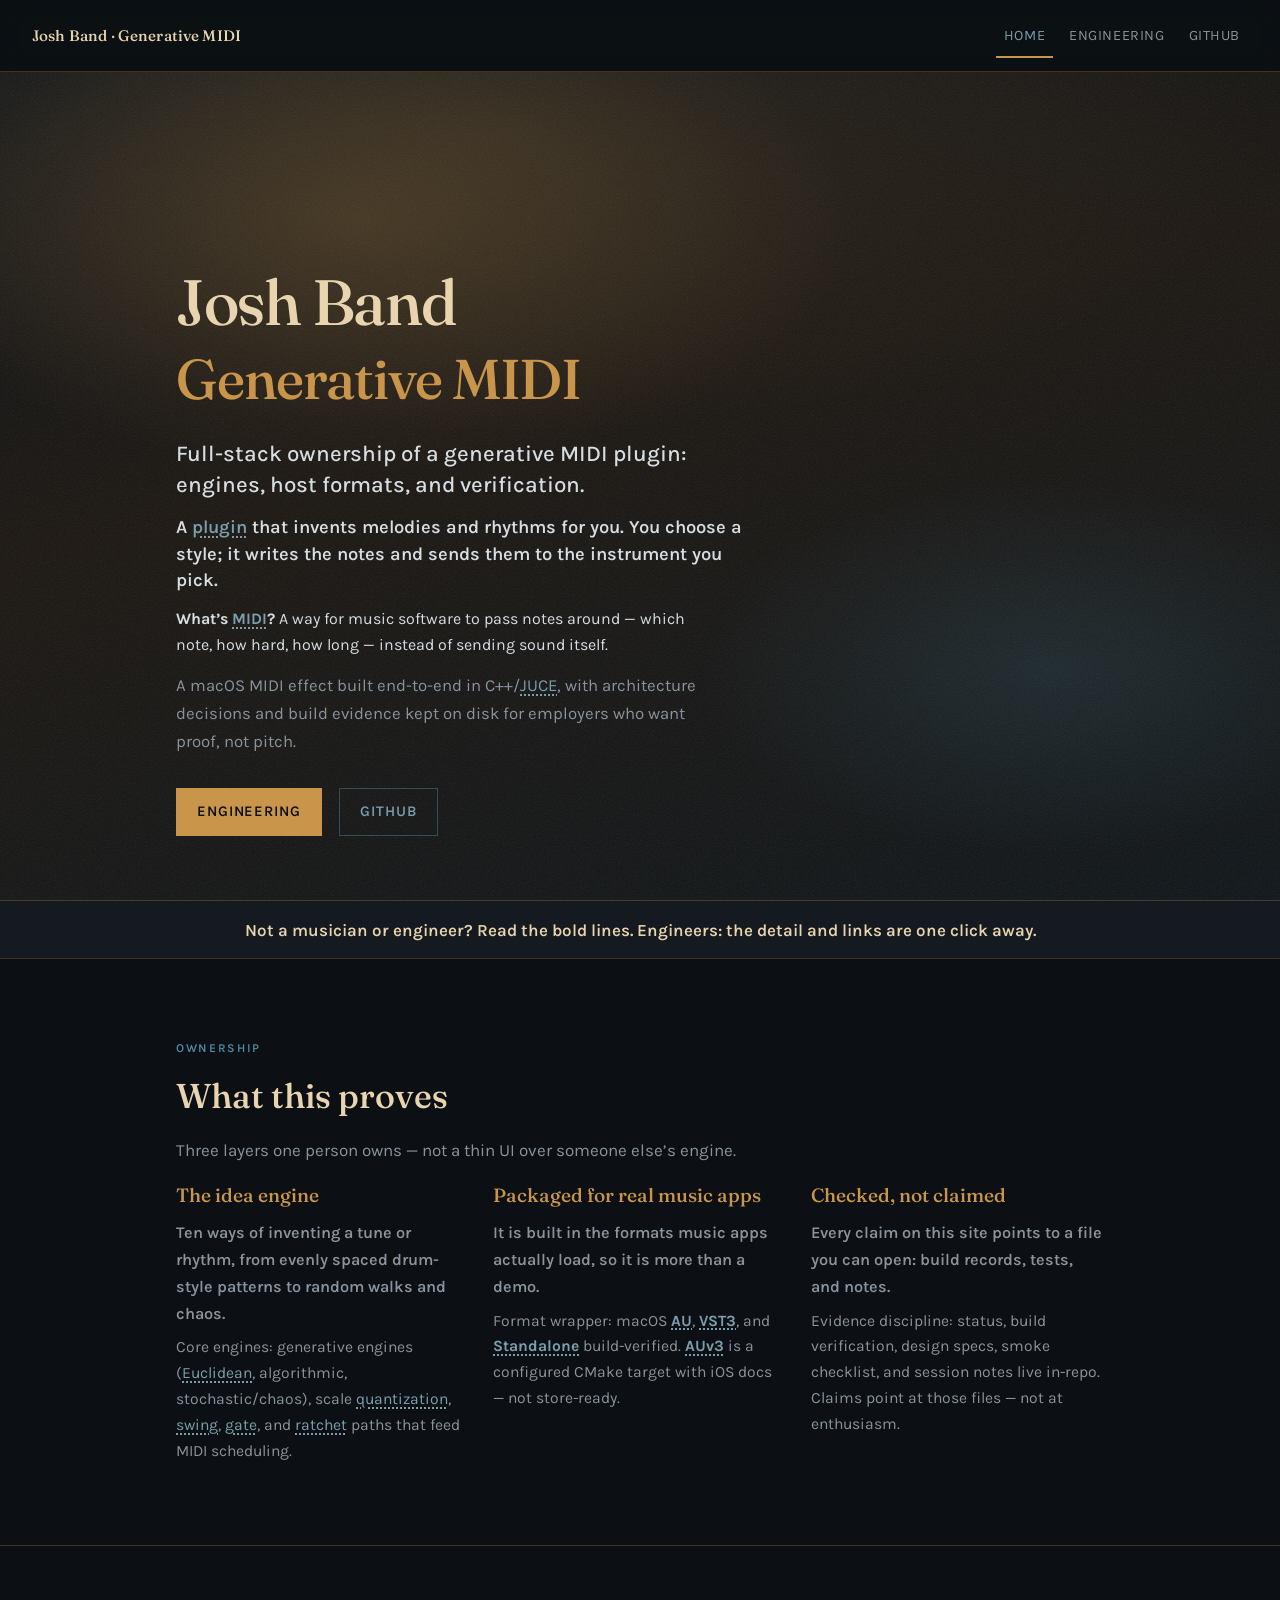
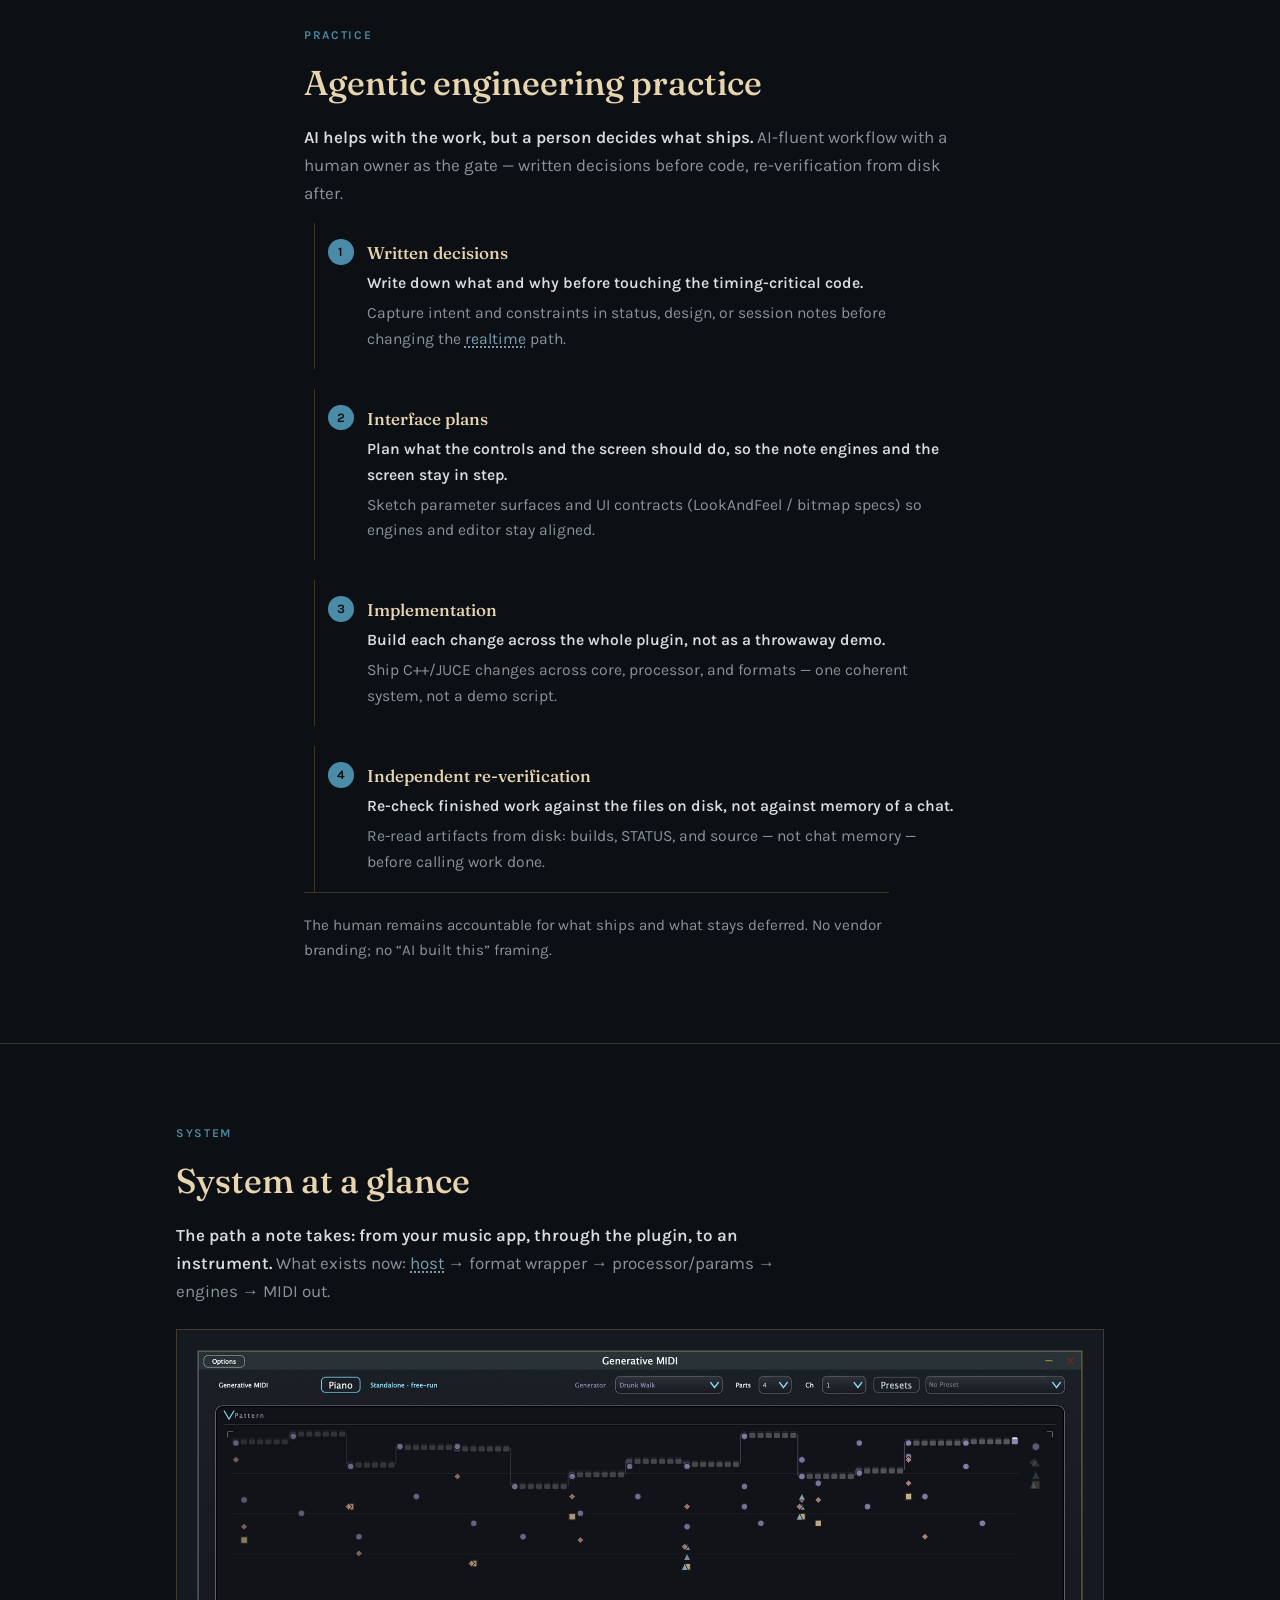
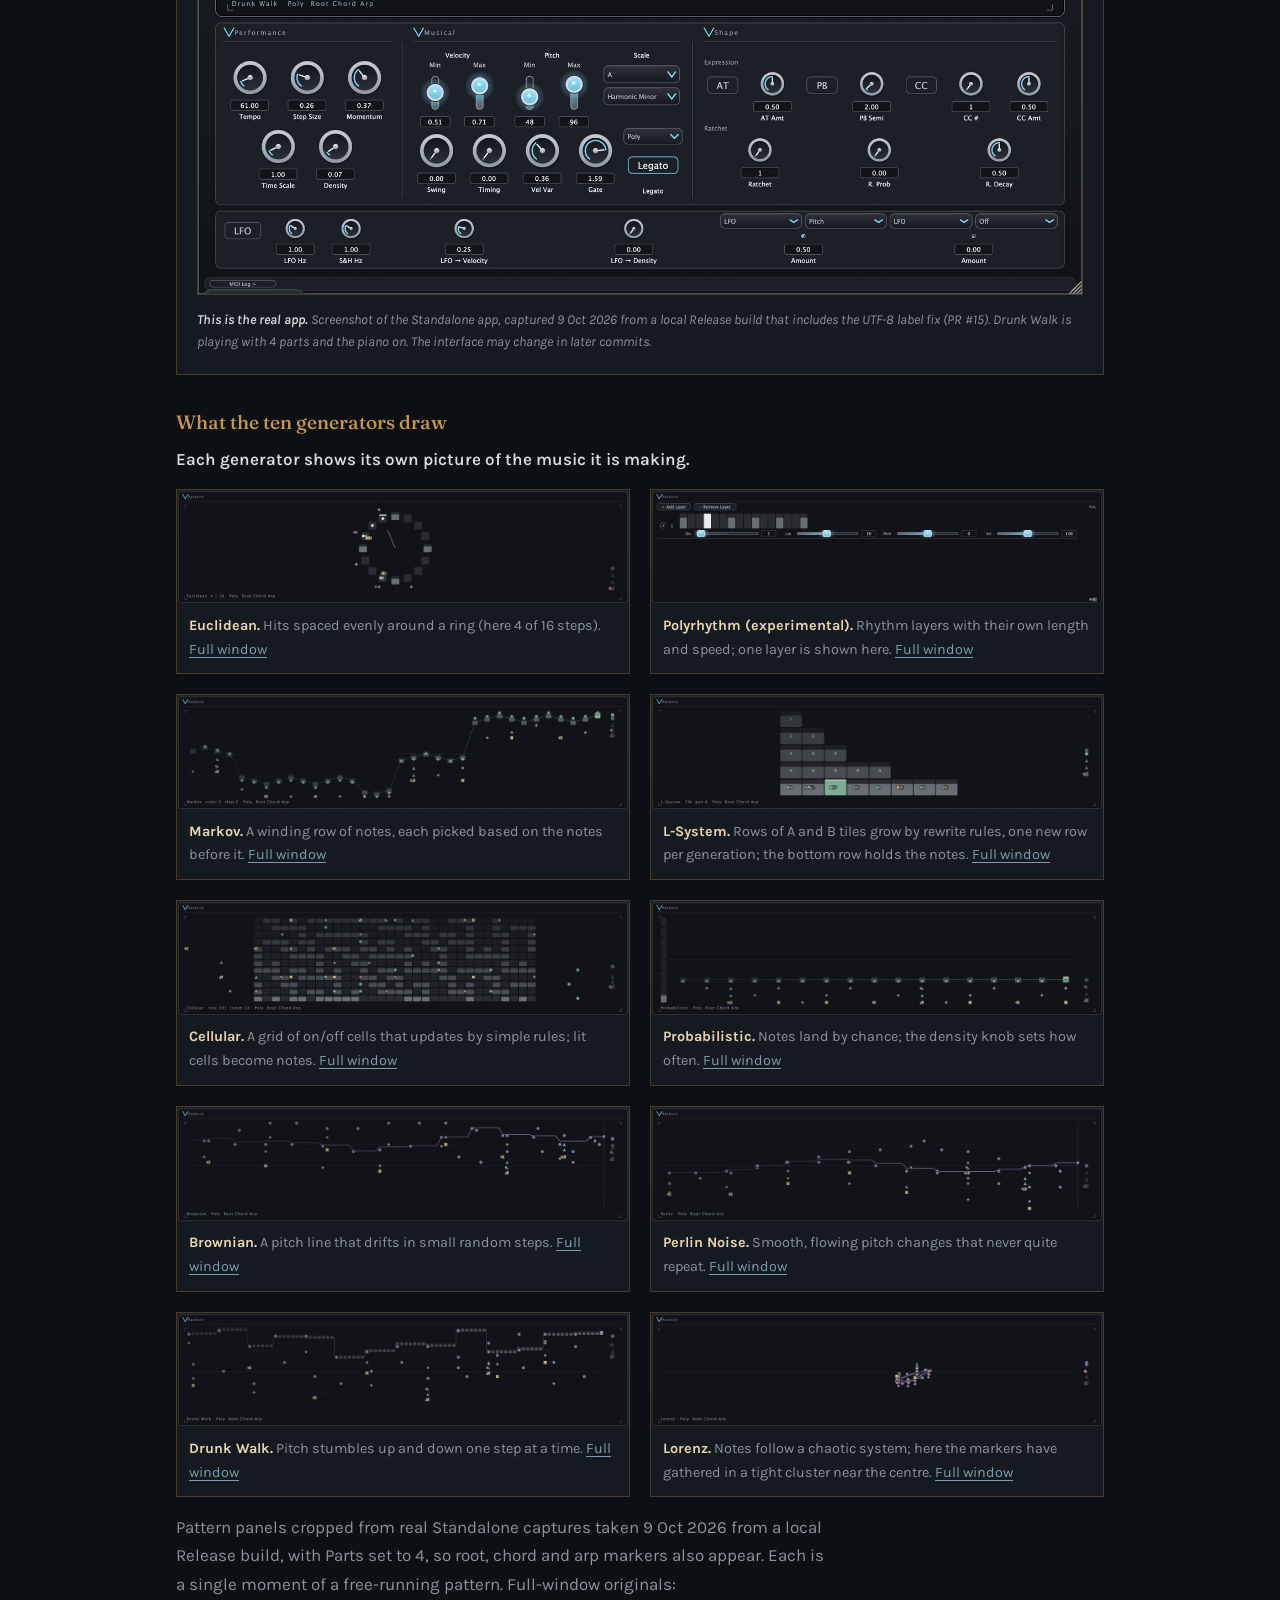
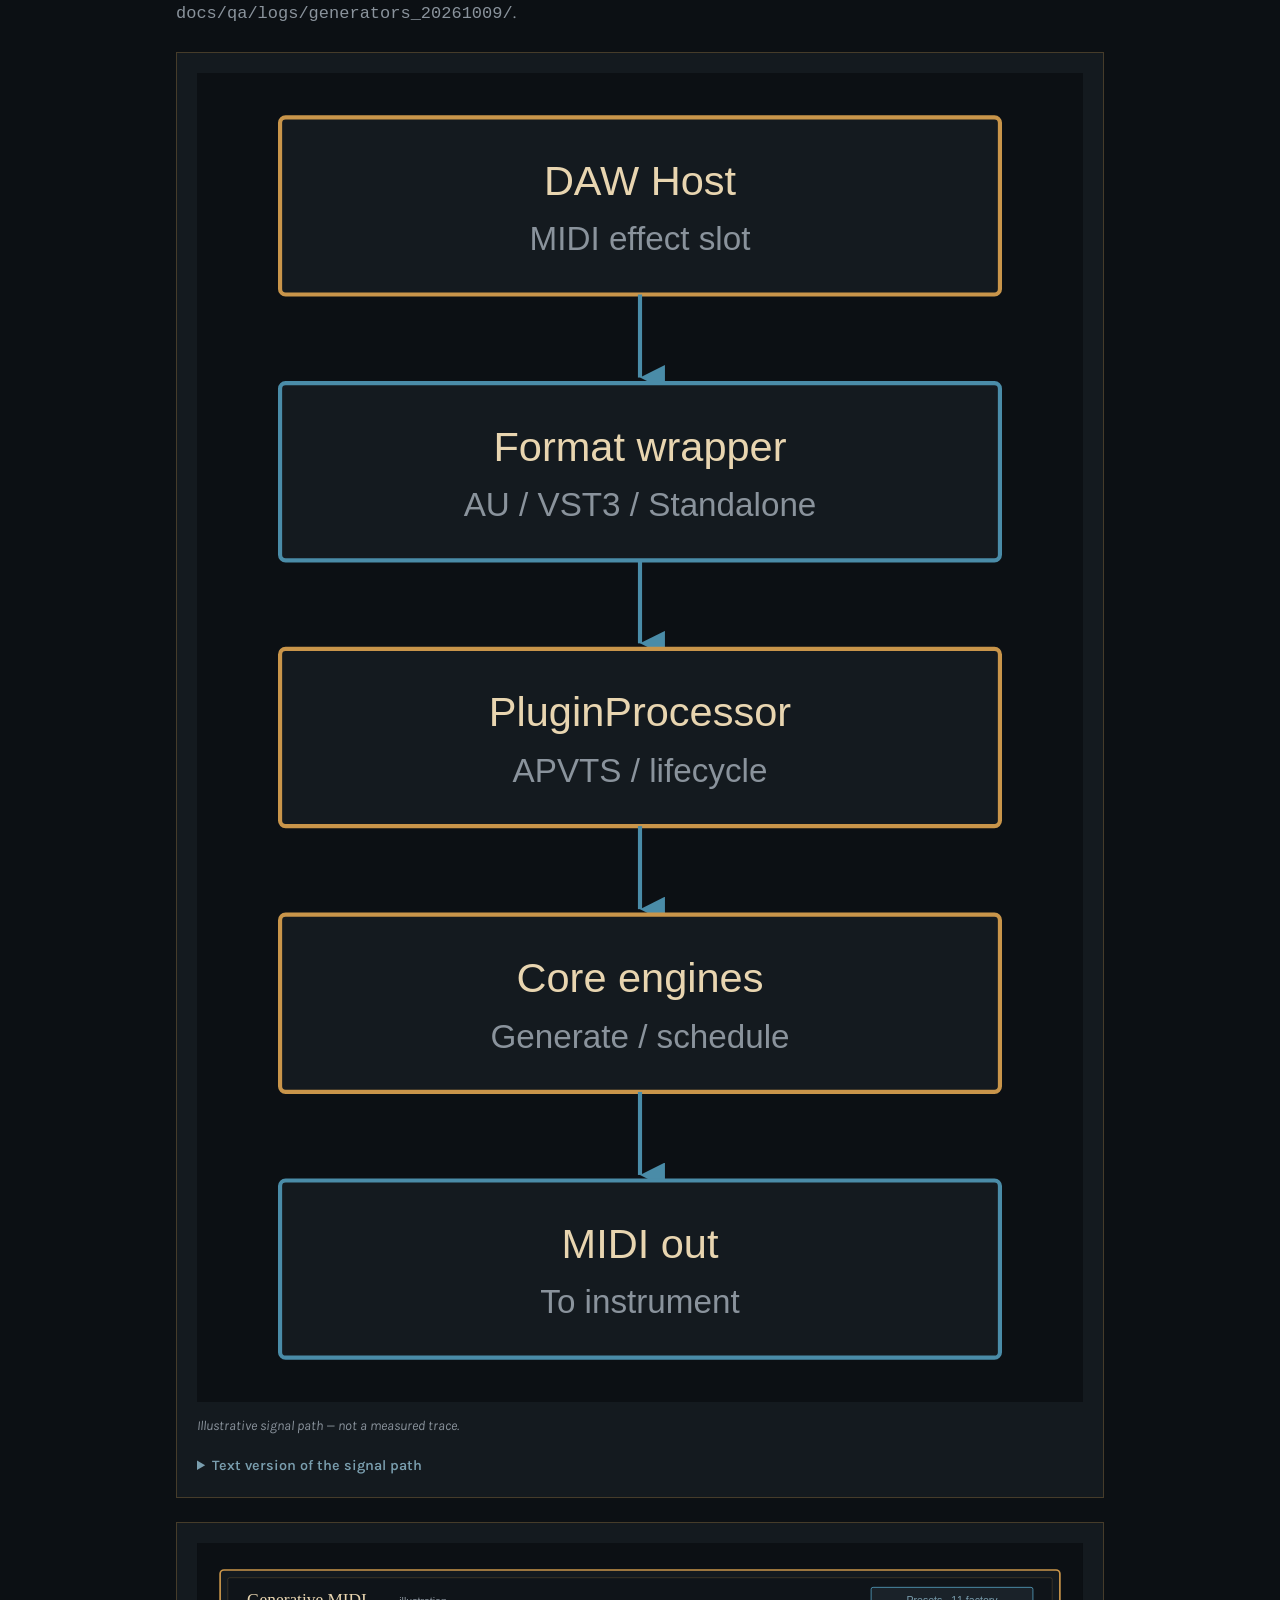
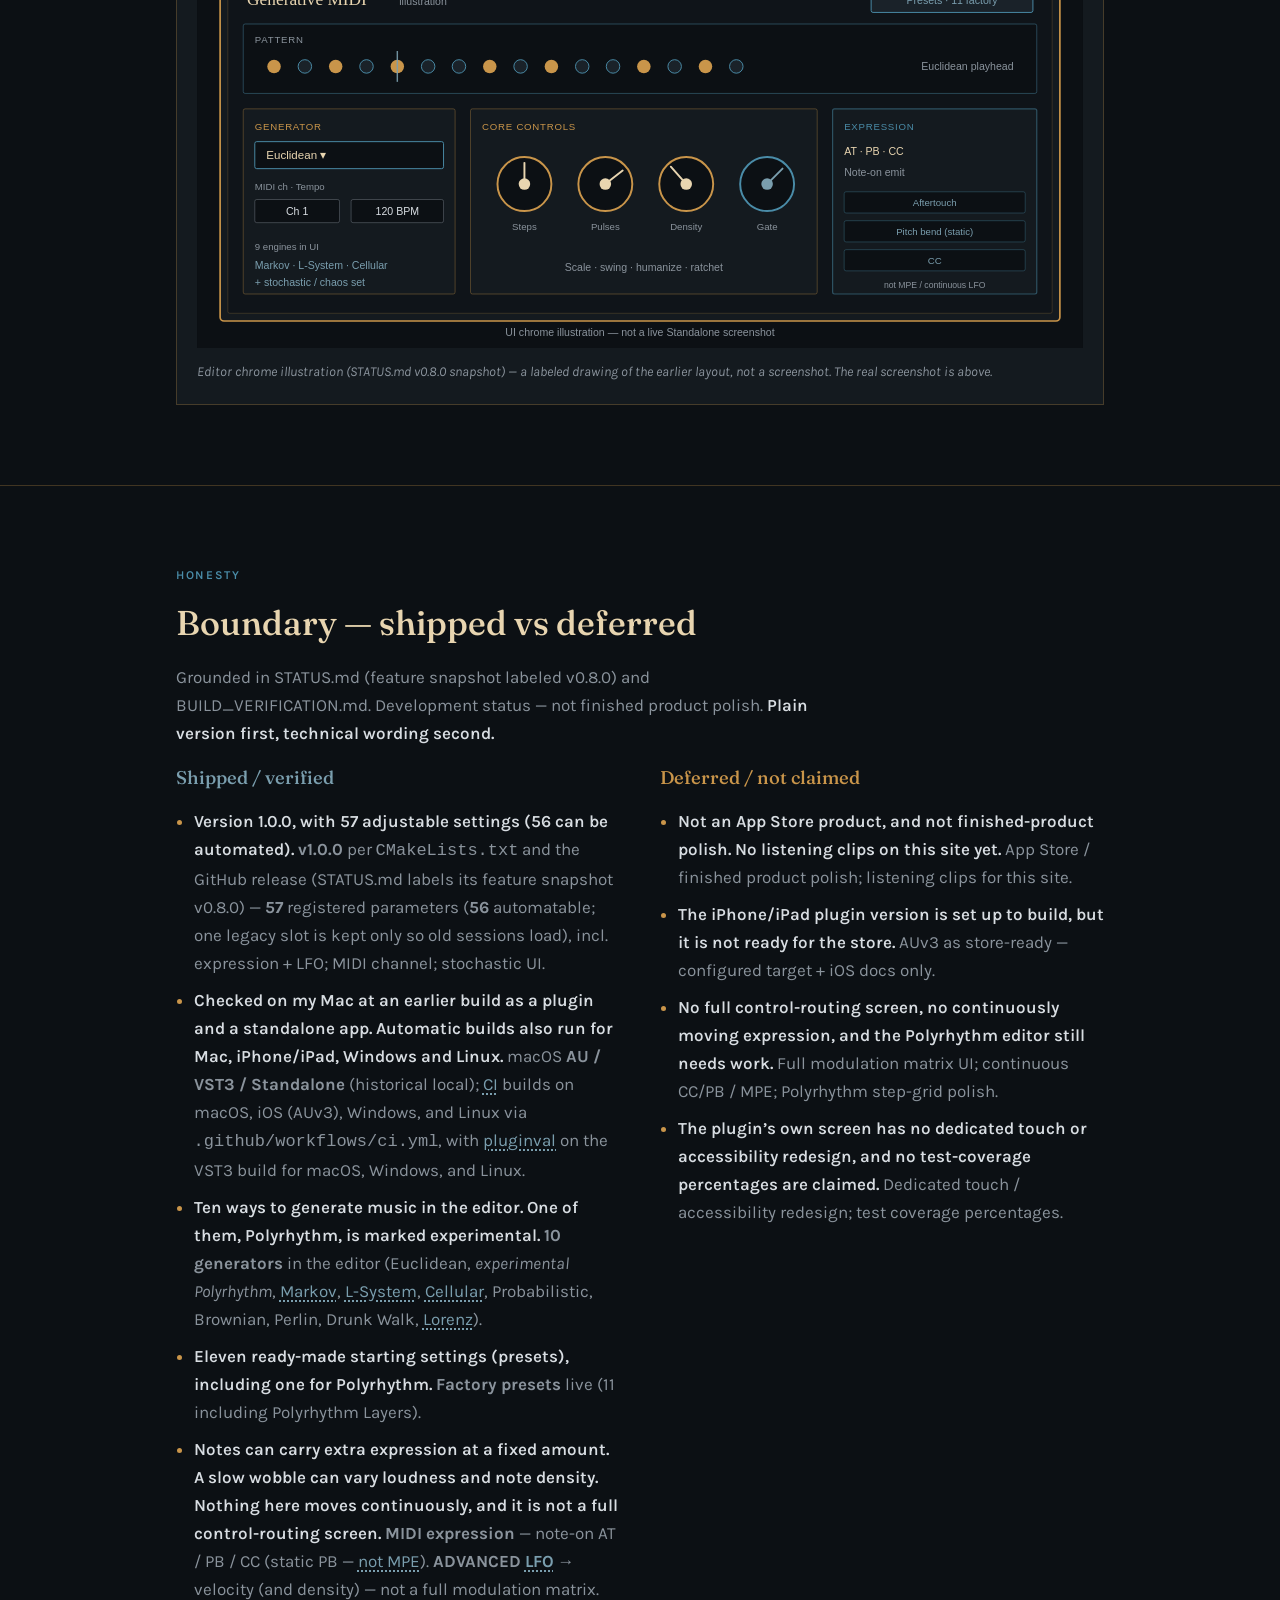
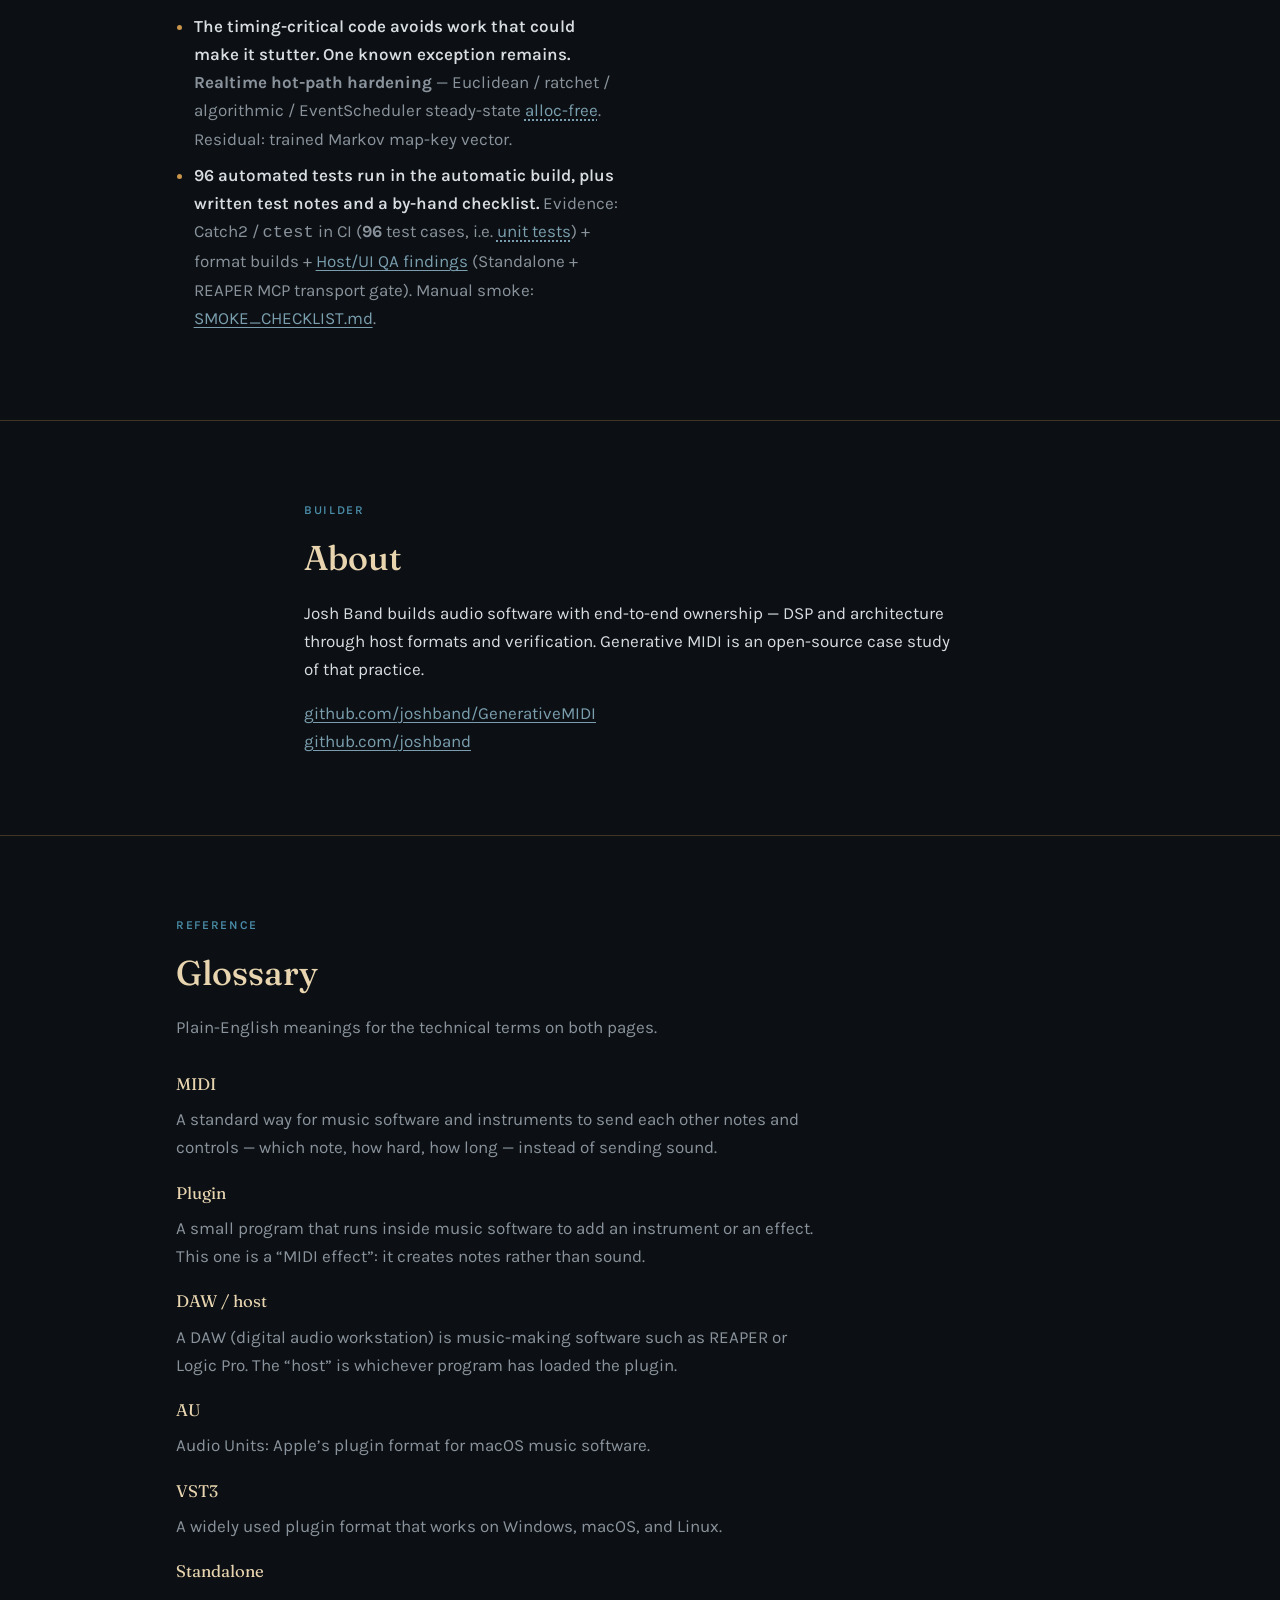
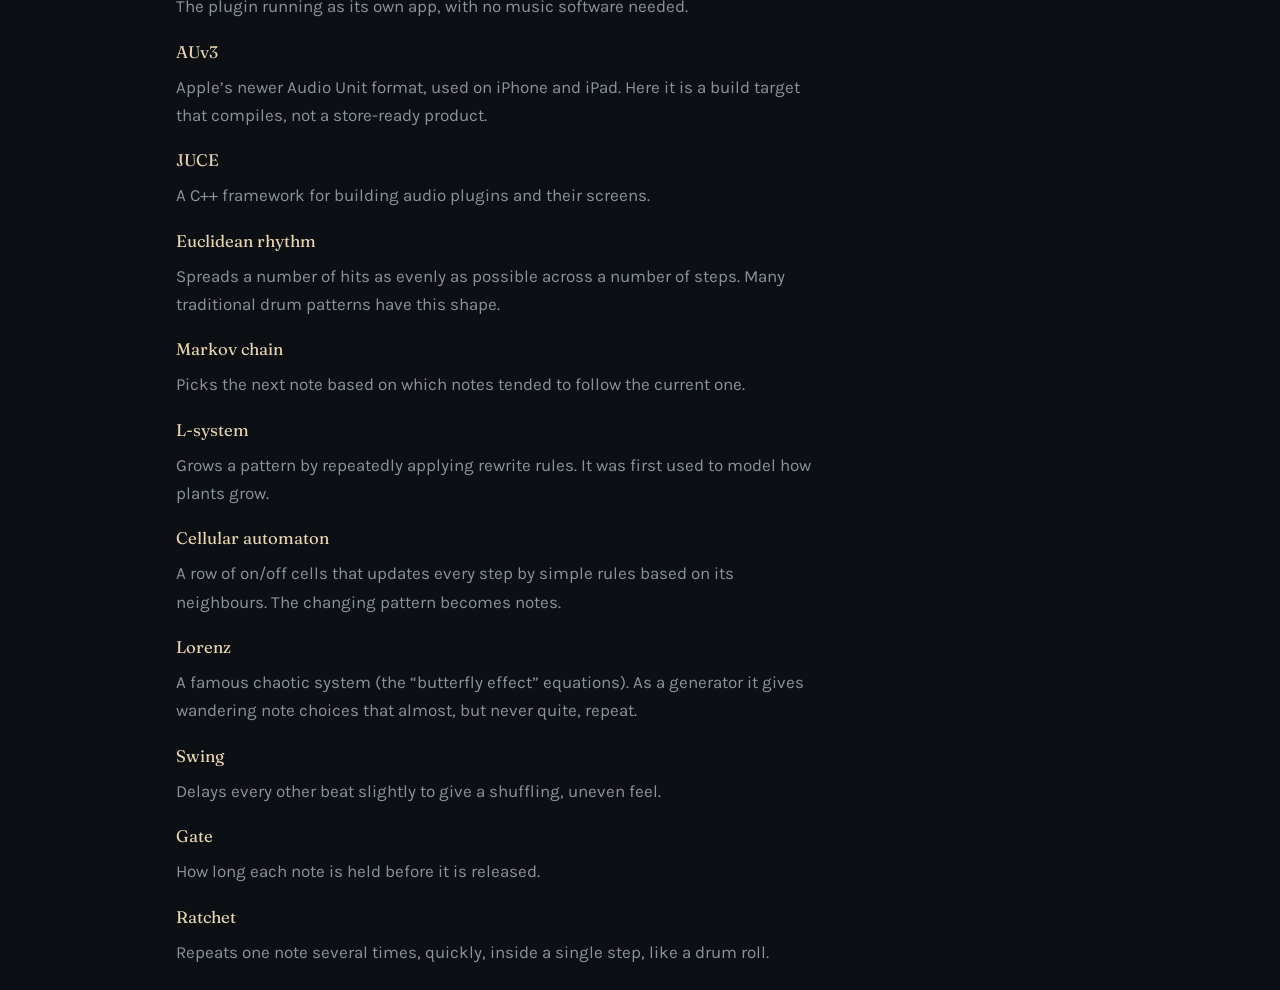
<file: docs/index.html>
<!DOCTYPE html>
<html lang="en">
<head>
  <meta charset="utf-8">
  <meta name="viewport" content="width=device-width, initial-scale=1">
  <title>Josh Band · Generative MIDI</title>
  <meta name="description" content="Josh Band — full-stack ownership of Generative MIDI: core engines, AU/VST3 wrappers, and evidence-backed engineering. Hiring-facing project showcase.">
  <meta name="color-scheme" content="dark">
  <meta name="theme-color" content="#0c1014">
  <script>document.documentElement.classList.add('js');</script>
  <meta property="og:type" content="website">
  <meta property="og:title" content="Josh Band · Generative MIDI">
  <meta property="og:description" content="Josh Band — full-stack ownership of Generative MIDI: core engines, AU/VST3 wrappers, and evidence-backed engineering. Hiring-facing project showcase.">
  <meta property="og:url" content="https://joshband.github.io/GenerativeMIDI/index.html">
  <meta name="twitter:card" content="summary">
  <meta name="twitter:title" content="Josh Band · Generative MIDI">
  <meta name="twitter:description" content="Josh Band — full-stack ownership of Generative MIDI: core engines, AU/VST3 wrappers, and evidence-backed engineering. Hiring-facing project showcase.">
  <link rel="preconnect" href="https://fonts.googleapis.com">
  <link rel="preconnect" href="https://fonts.gstatic.com" crossorigin>
  <link href="https://fonts.googleapis.com/css2?family=Fraunces:opsz,wght@9..144,500;9..144,600&family=Karla:wght@400;500;600;700&display=swap" rel="stylesheet">
  <link rel="stylesheet" href="assets/site.css">
</head>
<body>
  <a class="skip-link" href="#main">Skip to content</a>

  <header class="site-nav">
    <a class="site-nav__mark" href="index.html">Josh Band · Generative MIDI</a>
    <nav aria-label="Primary">
      <ul class="site-nav__links">
        <li><a href="index.html" aria-current="page">Home</a></li>
        <li><a href="engineering.html">Engineering</a></li>
        <li><a href="https://github.com/joshband/GenerativeMIDI" rel="noopener noreferrer">GitHub</a></li>
      </ul>
    </nav>
  </header>

  <section class="hero" aria-labelledby="hero-title">
    <div class="hero__glow" aria-hidden="true"></div>
    <div class="hero__inner">
      <div class="brand-stack">
        <p class="brand-builder">Josh Band</p>
        <p class="brand-product">Generative MIDI</p>
      </div>
      <h1 class="hero__thesis" id="hero-title">Full-stack ownership of a generative MIDI plugin: engines, host formats, and verification.</h1>
      <p class="hero__plain">A <a class="term" href="#g-plugin">plugin</a> that invents melodies and rhythms for you. You choose a style; it writes the notes and sends them to the instrument you pick.</p>
      <p class="hero__midi"><strong>What’s <a class="term" href="#g-midi">MIDI</a>?</strong> A way for music software to pass notes around — which note, how hard, how long — instead of sending sound itself.</p>
      <p class="hero__support">A macOS MIDI effect built end-to-end in C++/<a class="term" href="#g-juce">JUCE</a>, with architecture decisions and build evidence kept on disk for employers who want proof, not pitch.</p>
      <div class="cta-row">
        <a class="cta cta--primary" href="engineering.html">Engineering</a>
        <a class="cta cta--ghost" href="https://github.com/joshband/GenerativeMIDI" rel="noopener noreferrer">GitHub</a>
      </div>
    </div>
  </section>

  <main id="main" tabindex="-1">
    <p class="reading-guide">Not a musician or engineer? Read the bold lines. Engineers: the detail and links are one click away.</p>

    <section class="section" data-reveal aria-labelledby="proves-title">
      <div class="section__inner">
        <p class="section__label">Ownership</p>
        <h2 class="section__title" id="proves-title">What this proves</h2>
        <p class="section__lead">Three layers one person owns — not a thin UI over someone else’s engine.</p>
        <ul class="claim-grid">
          <li>
            <h3>The idea engine</h3>
            <p class="plain">Ten ways of inventing a tune or rhythm, from evenly spaced drum-style patterns to random walks and chaos.</p>
            <p class="tech">Core engines: generative engines (<a class="term" href="#g-euclidean">Euclidean</a>, algorithmic, stochastic/chaos), scale <a class="term" href="#g-quantization">quantization</a>, <a class="term" href="#g-swing">swing</a>, <a class="term" href="#g-gate">gate</a>, and <a class="term" href="#g-ratchet">ratchet</a> paths that feed MIDI scheduling.</p>
          </li>
          <li>
            <h3>Packaged for real music apps</h3>
            <p class="plain">It is built in the formats music apps actually load, so it is more than a demo.</p>
            <p class="tech">Format wrapper: macOS <a class="term" href="#g-au"><strong>AU</strong></a>, <a class="term" href="#g-vst3"><strong>VST3</strong></a>, and <a class="term" href="#g-standalone"><strong>Standalone</strong></a> build-verified. <a class="term" href="#g-auv3"><strong>AUv3</strong></a> is a configured CMake target with iOS docs — not store-ready.</p>
          </li>
          <li>
            <h3>Checked, not claimed</h3>
            <p class="plain">Every claim on this site points to a file you can open: build records, tests, and notes.</p>
            <p class="tech">Evidence discipline: status, build verification, design specs, smoke checklist, and session notes live in-repo. Claims point at those files — not at enthusiasm.</p>
          </li>
        </ul>
      </div>
    </section>

    <section class="section section--narrow" data-reveal aria-labelledby="agentic-title">
      <div class="section__inner">
        <p class="section__label">Practice</p>
        <h2 class="section__title" id="agentic-title">Agentic engineering practice</h2>
        <p class="section__lead"><strong class="plain">AI helps with the work, but a person decides what ships.</strong> <span class="tech">AI-fluent workflow with a human owner as the gate — written decisions before code, re-verification from disk after.</span></p>
        <ol class="method-steps">
          <li>
            <strong>Written decisions</strong>
            <span class="plain">Write down what and why before touching the timing-critical code.</span>
            <span class="tech">Capture intent and constraints in status, design, or session notes before changing the <a class="term" href="#g-realtime">realtime</a> path.</span>
          </li>
          <li>
            <strong>Interface plans</strong>
            <span class="plain">Plan what the controls and the screen should do, so the note engines and the screen stay in step.</span>
            <span class="tech">Sketch parameter surfaces and UI contracts (LookAndFeel / bitmap specs) so engines and editor stay aligned.</span>
          </li>
          <li>
            <strong>Implementation</strong>
            <span class="plain">Build each change across the whole plugin, not as a throwaway demo.</span>
            <span class="tech">Ship C++/JUCE changes across core, processor, and formats — one coherent system, not a demo script.</span>
          </li>
          <li>
            <strong>Independent re-verification</strong>
            <span class="plain">Re-check finished work against the files on disk, not against memory of a chat.</span>
            <span class="tech">Re-read artifacts from disk: builds, STATUS, and source — not chat memory — before calling work done.</span>
          </li>
        </ol>
        <p class="method-note">The human remains accountable for what ships and what stays deferred. No vendor branding; no “AI built this” framing.</p>
      </div>
    </section>

    <section class="section" data-reveal aria-labelledby="system-title">
      <div class="section__inner">
        <p class="section__label">System</p>
        <h2 class="section__title" id="system-title">System at a glance</h2>
        <p class="section__lead"><strong class="plain">The path a note takes: from your music app, through the plugin, to an instrument.</strong> <span class="tech">What exists now: <a class="term" href="#g-daw">host</a> → format wrapper → processor/params → engines → MIDI out.</span></p>
        <figure class="diagram diagram--shot">
          <img src="assets/standalone-screenshot.jpg" width="1600" height="983" alt="Screenshot of the Generative MIDI Standalone app in a dark steel and cyan theme. The Pattern panel shows a live Drunk Walk melody as a stepped pitch line with extra root, chord and arp parts as markers. Below are Performance knobs, Musical controls (velocity and pitch ranges, scale, mono or poly voice, swing, timing, gate), a Shape panel with expression and ratchet controls, and an LFO and modulation row. A Piano button and a Parts menu sit in the top bar.">
          <figcaption><strong class="plain">This is the real app.</strong> Screenshot of the Standalone app, captured 9 Oct 2026 from a local Release build that includes the UTF-8 label fix (PR #15). Drunk Walk is playing with 4 parts and the piano on. The interface may change in later commits.</figcaption>
        </figure>
        <h3 class="gallery-title" id="gallery-title">What the ten generators draw</h3>
        <p class="plain">Each generator shows its own picture of the music it is making.</p>
        <ul class="gallery" aria-labelledby="gallery-title">
          <li>
            <figure>
              <img src="assets/pattern-euclidean.jpg" width="1100" height="279" alt="Euclidean pattern display: a ring of 16 steps with 4 evenly spaced steps lit." loading="lazy">
              <figcaption><strong>Euclidean.</strong> Hits spaced evenly around a ring (here 4 of 16 steps). <a href="qa/logs/generators_20261009/euclidean.jpg">Full window<span class="visually-hidden"> capture: Euclidean</span></a></figcaption>
            </figure>
          </li>
          <li>
            <figure>
              <img src="assets/pattern-polyrhythm.jpg" width="1100" height="279" alt="Polyrhythm layer editor with one layer: a 16-step row with several steps lit, and sliders for division, length, pitch and velocity." loading="lazy">
              <figcaption><strong>Polyrhythm (experimental).</strong> Rhythm layers with their own length and speed; one layer is shown here. <a href="qa/logs/generators_20261009/polyrhythm.jpg">Full window<span class="visually-hidden"> capture: Polyrhythm</span></a></figcaption>
            </figure>
          </li>
          <li>
            <figure>
              <img src="assets/pattern-markov.jpg" width="1100" height="279" alt="Markov pattern display: a line of notes that wanders up and down, with small part markers beside it." loading="lazy">
              <figcaption><strong>Markov.</strong> A winding row of notes, each picked based on the notes before it. <a href="qa/logs/generators_20261009/markov.jpg">Full window<span class="visually-hidden"> capture: Markov</span></a></figcaption>
            </figure>
          </li>
          <li>
            <figure>
              <img src="assets/pattern-lsystem.jpg" width="1100" height="279" alt="L-System pattern display: five rows of A and B tiles stacked in a staircase, with the bottom row holding the notes and one tile lit." loading="lazy">
              <figcaption><strong>L-System.</strong> Rows of A and B tiles grow by rewrite rules, one new row per generation; the bottom row holds the notes. <a href="qa/logs/generators_20261009/lsystem.jpg">Full window<span class="visually-hidden"> capture: L-System</span></a></figcaption>
            </figure>
          </li>
          <li>
            <figure>
              <img src="assets/pattern-cellular.jpg" width="1100" height="279" alt="Cellular pattern display: a wide grid of dark and lit cells with note markers over it." loading="lazy">
              <figcaption><strong>Cellular.</strong> A grid of on/off cells that updates by simple rules; lit cells become notes. <a href="qa/logs/generators_20261009/cellular.jpg">Full window<span class="visually-hidden"> capture: Cellular</span></a></figcaption>
            </figure>
          </li>
          <li>
            <figure>
              <img src="assets/pattern-probabilistic.jpg" width="1100" height="279" alt="Probabilistic pattern display: a mostly flat row of note markers with a highlighted last note." loading="lazy">
              <figcaption><strong>Probabilistic.</strong> Notes land by chance; the density knob sets how often. <a href="qa/logs/generators_20261009/probabilistic.jpg">Full window<span class="visually-hidden"> capture: Probabilistic</span></a></figcaption>
            </figure>
          </li>
          <li>
            <figure>
              <img src="assets/pattern-brownian.jpg" width="1100" height="279" alt="Brownian pattern display: a pitch line drifting up and down in small steps, with note markers." loading="lazy">
              <figcaption><strong>Brownian.</strong> A pitch line that drifts in small random steps. <a href="qa/logs/generators_20261009/brownian.jpg">Full window<span class="visually-hidden"> capture: Brownian</span></a></figcaption>
            </figure>
          </li>
          <li>
            <figure>
              <img src="assets/pattern-perlin.jpg" width="1100" height="279" alt="Perlin noise pattern display: a smooth, gently curving pitch line with note markers." loading="lazy">
              <figcaption><strong>Perlin Noise.</strong> Smooth, flowing pitch changes that never quite repeat. <a href="qa/logs/generators_20261009/perlin.jpg">Full window<span class="visually-hidden"> capture: Perlin Noise</span></a></figcaption>
            </figure>
          </li>
          <li>
            <figure>
              <img src="assets/pattern-drunk-walk.jpg" width="1100" height="279" alt="Drunk Walk pattern display: a stepped pitch line rising and falling, with note markers." loading="lazy">
              <figcaption><strong>Drunk Walk.</strong> Pitch stumbles up and down one step at a time. <a href="qa/logs/generators_20261009/drunk-walk.jpg">Full window<span class="visually-hidden"> capture: Drunk Walk</span></a></figcaption>
            </figure>
          </li>
          <li>
            <figure>
              <img src="assets/pattern-lorenz.jpg" width="1100" height="279" alt="Lorenz pattern display: a small cluster of note markers near the centre of the panel." loading="lazy">
              <figcaption><strong>Lorenz.</strong> Notes follow a chaotic system; here the markers have gathered in a tight cluster near the centre. <a href="qa/logs/generators_20261009/lorenz.jpg">Full window<span class="visually-hidden"> capture: Lorenz</span></a></figcaption>
            </figure>
          </li>
        </ul>
        <p class="tech">Pattern panels cropped from real Standalone captures taken 9 Oct 2026 from a local Release build, with Parts set to 4, so root, chord and arp markers also appear. Each is a single moment of a free-running pattern. Full-window originals: <code>docs/qa/logs/generators_20261009/</code>.</p>
        <figure class="diagram">
          <picture>
            <source media="(max-width: 720px)" srcset="assets/signal-path-narrow.svg" width="320" height="480">
            <img src="assets/signal-path.svg?v=2" width="920" height="160" alt="Illustrative signal path from DAW host through format wrapper, processor, engines, to MIDI out">
          </picture>
          <figcaption>Illustrative signal path — not a measured trace.</figcaption>
          <details class="flow-text">
            <summary>Text version of the signal path</summary>
            <ol>
              <li><strong>DAW host</strong> — the music app, with a MIDI effect slot.</li>
              <li><strong>Format wrapper</strong> — AU, VST3, or Standalone.</li>
              <li><strong>PluginProcessor and parameters</strong> — the settings list (APVTS) and plugin lifecycle.</li>
              <li><strong>Core engines</strong> — generate and schedule the notes.</li>
              <li><strong>MIDI out</strong> — notes go to an instrument.</li>
            </ol>
          </details>
        </figure>
        <figure class="diagram">
          <img src="assets/editor-chrome.svg" width="920" height="420" alt="Illustrative Generative MIDI editor chrome showing pattern display, generator controls, and expression panel">
          <figcaption>Editor chrome illustration (STATUS.md v0.8.0 snapshot) — a labeled drawing of the earlier layout, not a screenshot. The real screenshot is above.</figcaption>
        </figure>
      </div>
    </section>

    <section class="section" data-reveal aria-labelledby="boundary-title">
      <div class="section__inner">
        <p class="section__label">Honesty</p>
        <h2 class="section__title" id="boundary-title">Boundary — shipped vs deferred</h2>
        <p class="section__lead">Grounded in STATUS.md (feature snapshot labeled v0.8.0) and BUILD_VERIFICATION.md. Development status — not finished product polish. <span class="plain">Plain version first, technical wording second.</span></p>
        <div class="boundary">
          <div class="boundary--shipped">
            <h3>Shipped / verified</h3>
            <ul>
              <li><strong class="plain">Version 1.0.0, with 57 adjustable settings (56 can be automated).</strong> <span class="tech"><strong>v1.0.0</strong> per <code>CMakeLists.txt</code> and the GitHub release (STATUS.md labels its feature snapshot v0.8.0) — <strong>57</strong> registered parameters (<strong>56</strong> automatable; one legacy slot is kept only so old sessions load), incl. expression + LFO; MIDI channel; stochastic UI.</span></li>
              <li><strong class="plain">Checked on my Mac at an earlier build as a plugin and a standalone app. Automatic builds also run for Mac, iPhone/iPad, Windows and Linux.</strong> <span class="tech">macOS <strong>AU / VST3 / Standalone</strong> (historical local); <a class="term" href="#g-ci">CI</a> builds on macOS, iOS (AUv3), Windows, and Linux via <code>.github/workflows/ci.yml</code>, with <a class="term" href="#g-pluginval">pluginval</a> on the VST3 build for macOS, Windows, and Linux.</span></li>
              <li><strong class="plain">Ten ways to generate music in the editor. One of them, Polyrhythm, is marked experimental.</strong> <span class="tech"><strong>10 generators</strong> in the editor (Euclidean, <em>experimental Polyrhythm</em>, <a class="term" href="#g-markov">Markov</a>, <a class="term" href="#g-lsystem">L-System</a>, <a class="term" href="#g-cellular">Cellular</a>, Probabilistic, Brownian, Perlin, Drunk Walk, <a class="term" href="#g-lorenz">Lorenz</a>).</span></li>
              <li><strong class="plain">Eleven ready-made starting settings (presets), including one for Polyrhythm.</strong> <span class="tech"><strong>Factory presets</strong> live (11 including Polyrhythm Layers).</span></li>
              <li><strong class="plain">Notes can carry extra expression at a fixed amount. A slow wobble can vary loudness and note density. Nothing here moves continuously, and it is not a full control-routing screen.</strong> <span class="tech"><strong>MIDI expression</strong> — note-on AT / PB / CC (static PB — <a class="term" href="#g-mpe">not MPE</a>). <strong>ADVANCED <a class="term" href="#g-lfo">LFO</a></strong> → velocity (and density) — not a full modulation matrix.</span></li>
              <li><strong class="plain">The timing-critical code avoids work that could make it stutter. One known exception remains.</strong> <span class="tech"><strong>Realtime hot-path hardening</strong> — Euclidean / ratchet / algorithmic / EventScheduler steady-state <a class="term" href="#g-alloc">alloc-free</a>. Residual: trained Markov map-key vector.</span></li>
              <li><strong class="plain">96 automated tests run in the automatic build, plus written test notes and a by-hand checklist.</strong> <span class="tech">Evidence: Catch2 / <code>ctest</code> in CI (<strong>96</strong> test cases, i.e. <a class="term" href="#g-unittest">unit tests</a>) + format builds + <a href="https://github.com/joshband/GenerativeMIDI/blob/master/docs/qa/QA_FINDINGS_v0.8.0.md" rel="noopener noreferrer">Host/UI QA findings</a> (Standalone + REAPER MCP transport gate). Manual smoke: <a href="https://github.com/joshband/GenerativeMIDI/blob/master/docs/user/SMOKE_CHECKLIST.md" rel="noopener noreferrer">SMOKE_CHECKLIST.md</a>.</span></li>
            </ul>
          </div>
          <div class="boundary--deferred">
            <h3>Deferred / not claimed</h3>
            <ul>
              <li><strong class="plain">Not an App Store product, and not finished-product polish. No listening clips on this site yet.</strong> <span class="tech">App Store / finished product polish; listening clips for this site.</span></li>
              <li><strong class="plain">The iPhone/iPad plugin version is set up to build, but it is not ready for the store.</strong> <span class="tech">AUv3 as store-ready — configured target + iOS docs only.</span></li>
              <li><strong class="plain">No full control-routing screen, no continuously moving expression, and the Polyrhythm editor still needs work.</strong> <span class="tech">Full modulation matrix UI; continuous CC/PB / MPE; Polyrhythm step-grid polish.</span></li>
              <li><strong class="plain">The plugin’s own screen has no dedicated touch or accessibility redesign, and no test-coverage percentages are claimed.</strong> <span class="tech">Dedicated touch / accessibility redesign; test coverage percentages.</span></li>
            </ul>
          </div>
        </div>
      </div>
    </section>

    <section class="section section--narrow" data-reveal aria-labelledby="about-title">
      <div class="section__inner">
        <p class="section__label">Builder</p>
        <h2 class="section__title" id="about-title">About</h2>
        <p>Josh Band builds audio software with end-to-end ownership — DSP and architecture through host formats and verification. Generative MIDI is an open-source case study of that practice.</p>
        <p><a href="https://github.com/joshband/GenerativeMIDI" rel="noopener noreferrer">github.com/joshband/GenerativeMIDI</a><br>
        <a href="https://github.com/joshband" rel="noopener noreferrer">github.com/joshband</a></p>
      </div>
    </section>

    <section class="section" aria-labelledby="glossary-title" id="glossary">
      <div class="section__inner">
        <p class="section__label">Reference</p>
        <h2 class="section__title" id="glossary-title">Glossary</h2>
        <p class="section__lead">Plain-English meanings for the technical terms on both pages.</p>
        <dl class="glossary">
          <dt id="g-midi">MIDI</dt>
          <dd>A standard way for music software and instruments to send each other notes and controls — which note, how hard, how long — instead of sending sound.</dd>
          <dt id="g-plugin">Plugin</dt>
          <dd>A small program that runs inside music software to add an instrument or an effect. This one is a “MIDI effect”: it creates notes rather than sound.</dd>
          <dt id="g-daw">DAW / host</dt>
          <dd>A DAW (digital audio workstation) is music-making software such as REAPER or Logic Pro. The “host” is whichever program has loaded the plugin.</dd>
          <dt id="g-au">AU</dt>
          <dd>Audio Units: Apple’s plugin format for macOS music software.</dd>
          <dt id="g-vst3">VST3</dt>
          <dd>A widely used plugin format that works on Windows, macOS, and Linux.</dd>
          <dt id="g-standalone">Standalone</dt>
          <dd>The plugin running as its own app, with no music software needed.</dd>
          <dt id="g-auv3">AUv3</dt>
          <dd>Apple’s newer Audio Unit format, used on iPhone and iPad. Here it is a build target that compiles, not a store-ready product.</dd>
          <dt id="g-juce">JUCE</dt>
          <dd>A C++ framework for building audio plugins and their screens.</dd>
          <dt id="g-euclidean">Euclidean rhythm</dt>
          <dd>Spreads a number of hits as evenly as possible across a number of steps. Many traditional drum patterns have this shape.</dd>
          <dt id="g-markov">Markov chain</dt>
          <dd>Picks the next note based on which notes tended to follow the current one.</dd>
          <dt id="g-lsystem">L-system</dt>
          <dd>Grows a pattern by repeatedly applying rewrite rules. It was first used to model how plants grow.</dd>
          <dt id="g-cellular">Cellular automaton</dt>
          <dd>A row of on/off cells that updates every step by simple rules based on its neighbours. The changing pattern becomes notes.</dd>
          <dt id="g-lorenz">Lorenz</dt>
          <dd>A famous chaotic system (the “butterfly effect” equations). As a generator it gives wandering note choices that almost, but never quite, repeat.</dd>
          <dt id="g-swing">Swing</dt>
          <dd>Delays every other beat slightly to give a shuffling, uneven feel.</dd>
          <dt id="g-gate">Gate</dt>
          <dd>How long each note is held before it is released.</dd>
          <dt id="g-ratchet">Ratchet</dt>
          <dd>Repeats one note several times, quickly, inside a single step, like a drum roll.</dd>
          <dt id="g-quantization">Quantization (scale)</dt>
          <dd>Snaps notes to a chosen musical scale so that everything sounds in key.</dd>
          <dt id="g-lfo">LFO</dt>
          <dd>Low-frequency oscillator: a slow, repeating wobble used to vary a setting over time.</dd>
          <dt id="g-mpe">MPE</dt>
          <dd>MIDI Polyphonic Expression: a way to give each held note its own pitch bend and pressure. This plugin does not do that.</dd>
          <dt id="g-realtime">Realtime</dt>
          <dd>Audio software has a hard deadline for every small chunk of work. If the plugin is a few milliseconds late, you hear a glitch.</dd>
          <dt id="g-alloc">Allocation-free</dt>
          <dd>Not asking the computer for new memory while running. Asking can take an unpredictable amount of time, which is risky under a hard deadline.</dd>
          <dt id="g-ci">CI</dt>
          <dd>Continuous integration: an automatic service that rebuilds and tests the code whenever it changes.</dd>
          <dt id="g-unittest">Unit test</dt>
          <dd>A small automated check that one piece of the code behaves as expected. Catch2 is the C++ testing library used, and <code>ctest</code> is the tool that runs the checks.</dd>
          <dt id="g-pluginval">pluginval</dt>
          <dd>A free third-party tool that stress-tests a plugin for problems that could upset a host app.</dd>
          <dt id="g-apvts">APVTS</dt>
          <dd>JUCE’s shared table of a plugin’s settings, so the screen, the host’s automation, and saved projects all agree on the values.</dd>
          <dt id="g-submodule">Submodule</dt>
          <dd>A Git feature that pulls another repository into a folder, pinned to an exact version.</dd>
        </dl>
      </div>
    </section>
  </main>

  <footer class="site-footer">
    <div class="site-footer__inner">
      <p>Josh Band · Generative MIDI · MIT</p>
      <p><a href="engineering.html">Engineering case study</a> · <a href="https://github.com/joshband/GenerativeMIDI" rel="noopener noreferrer">Source</a></p>
    </div>
  </footer>

  <script src="assets/site.js" defer></script>
</body>
</html>
</file>
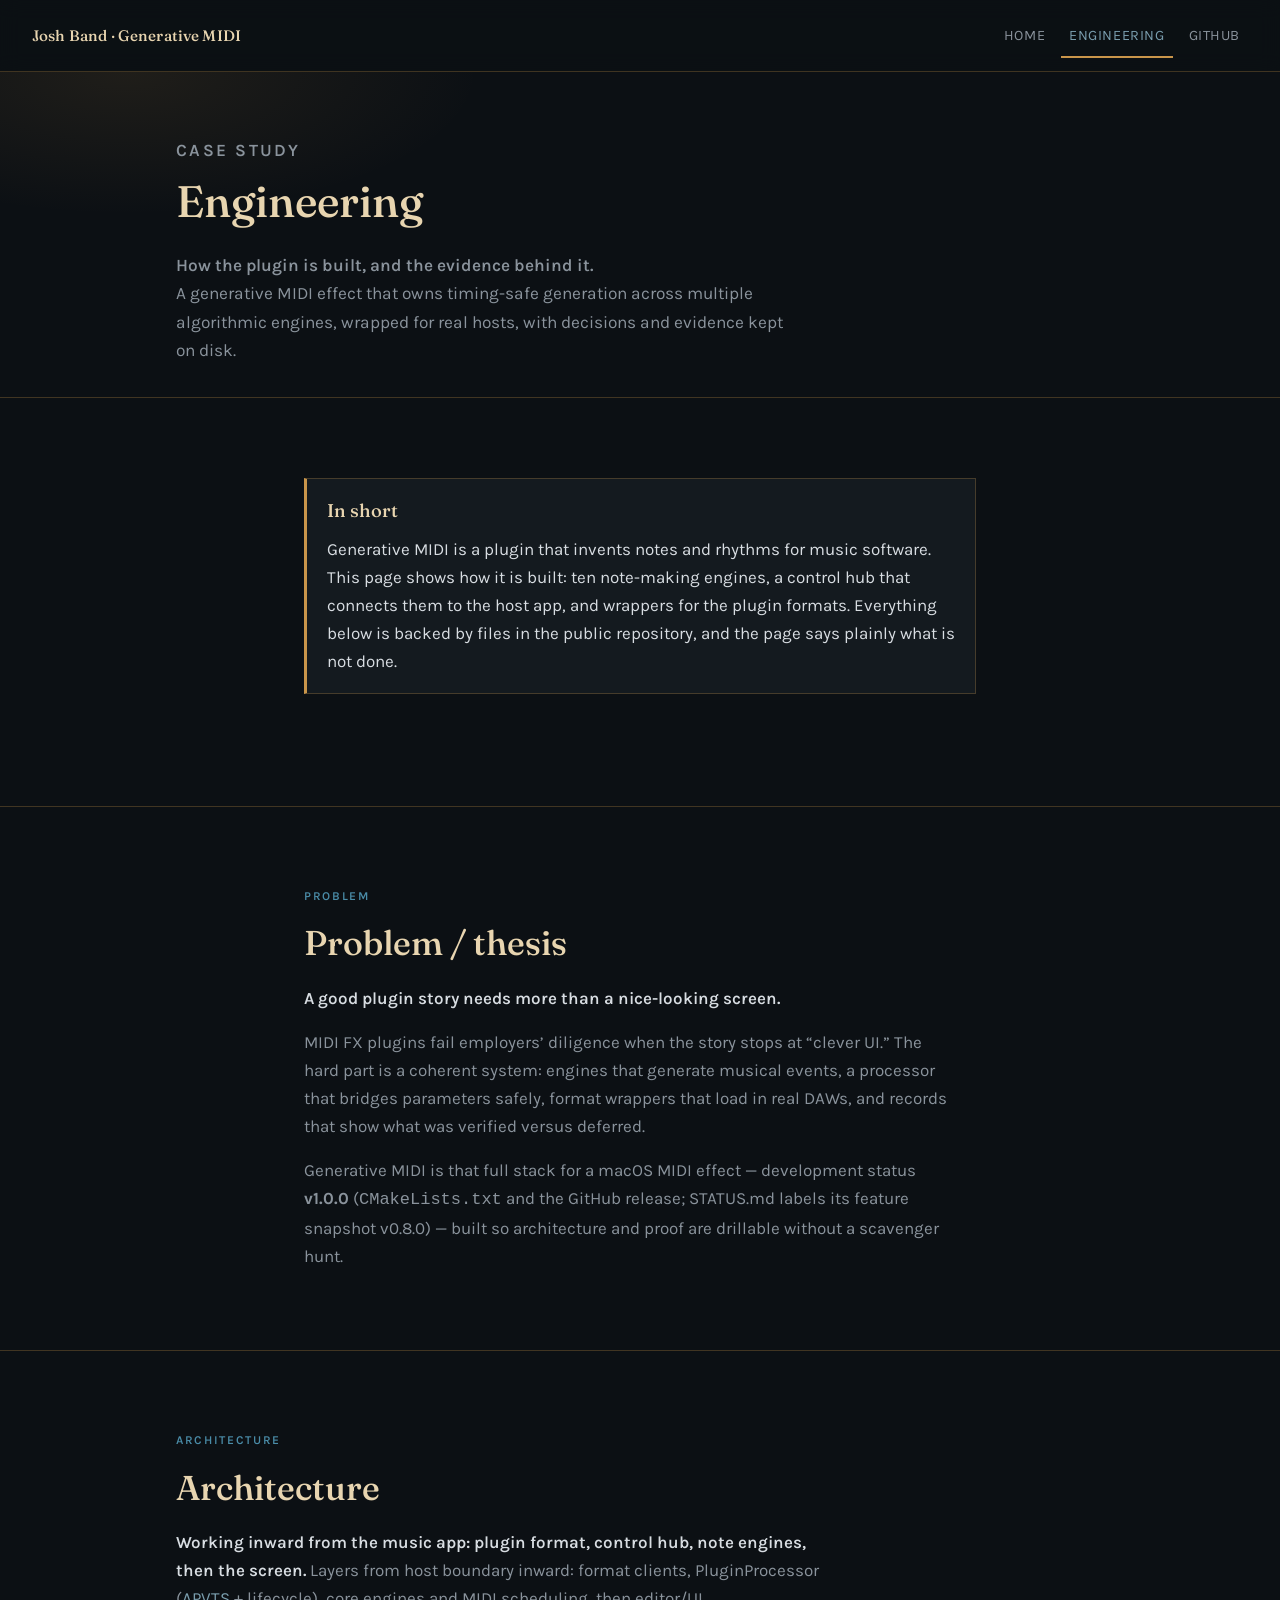
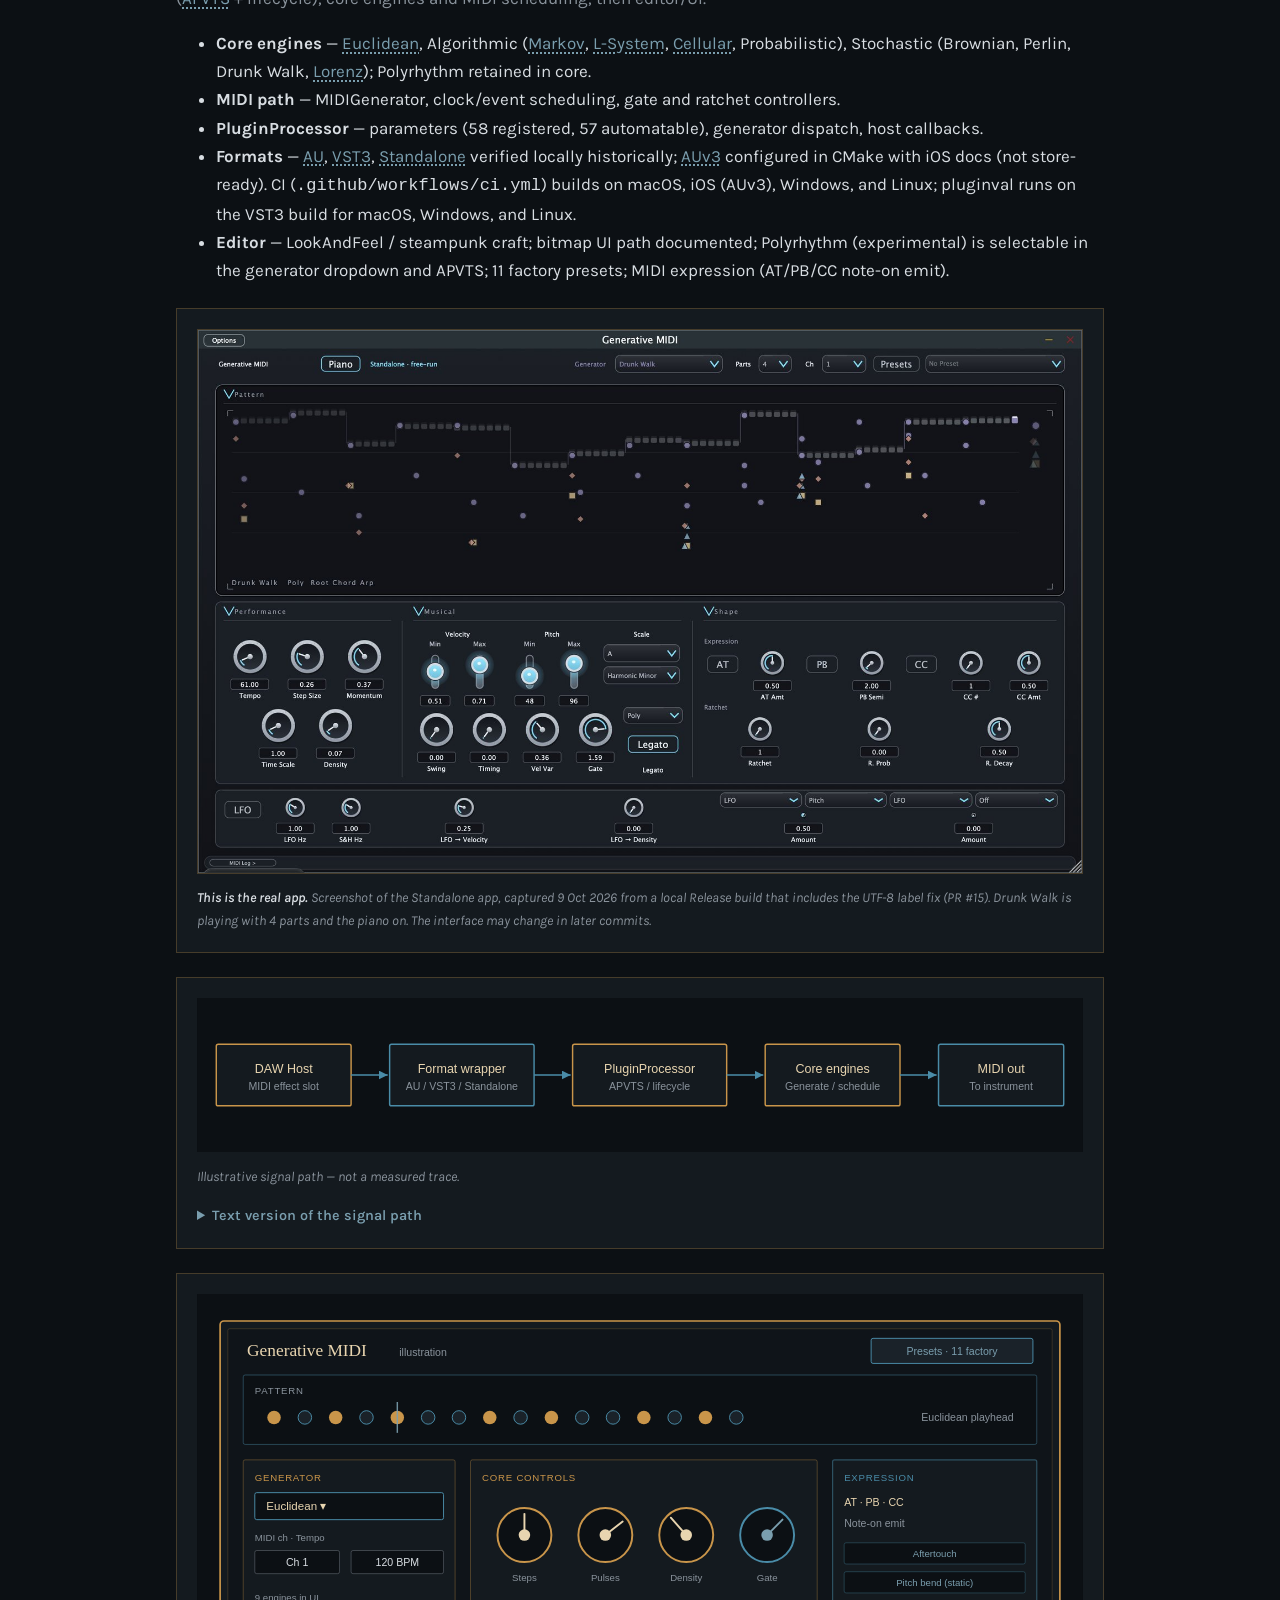
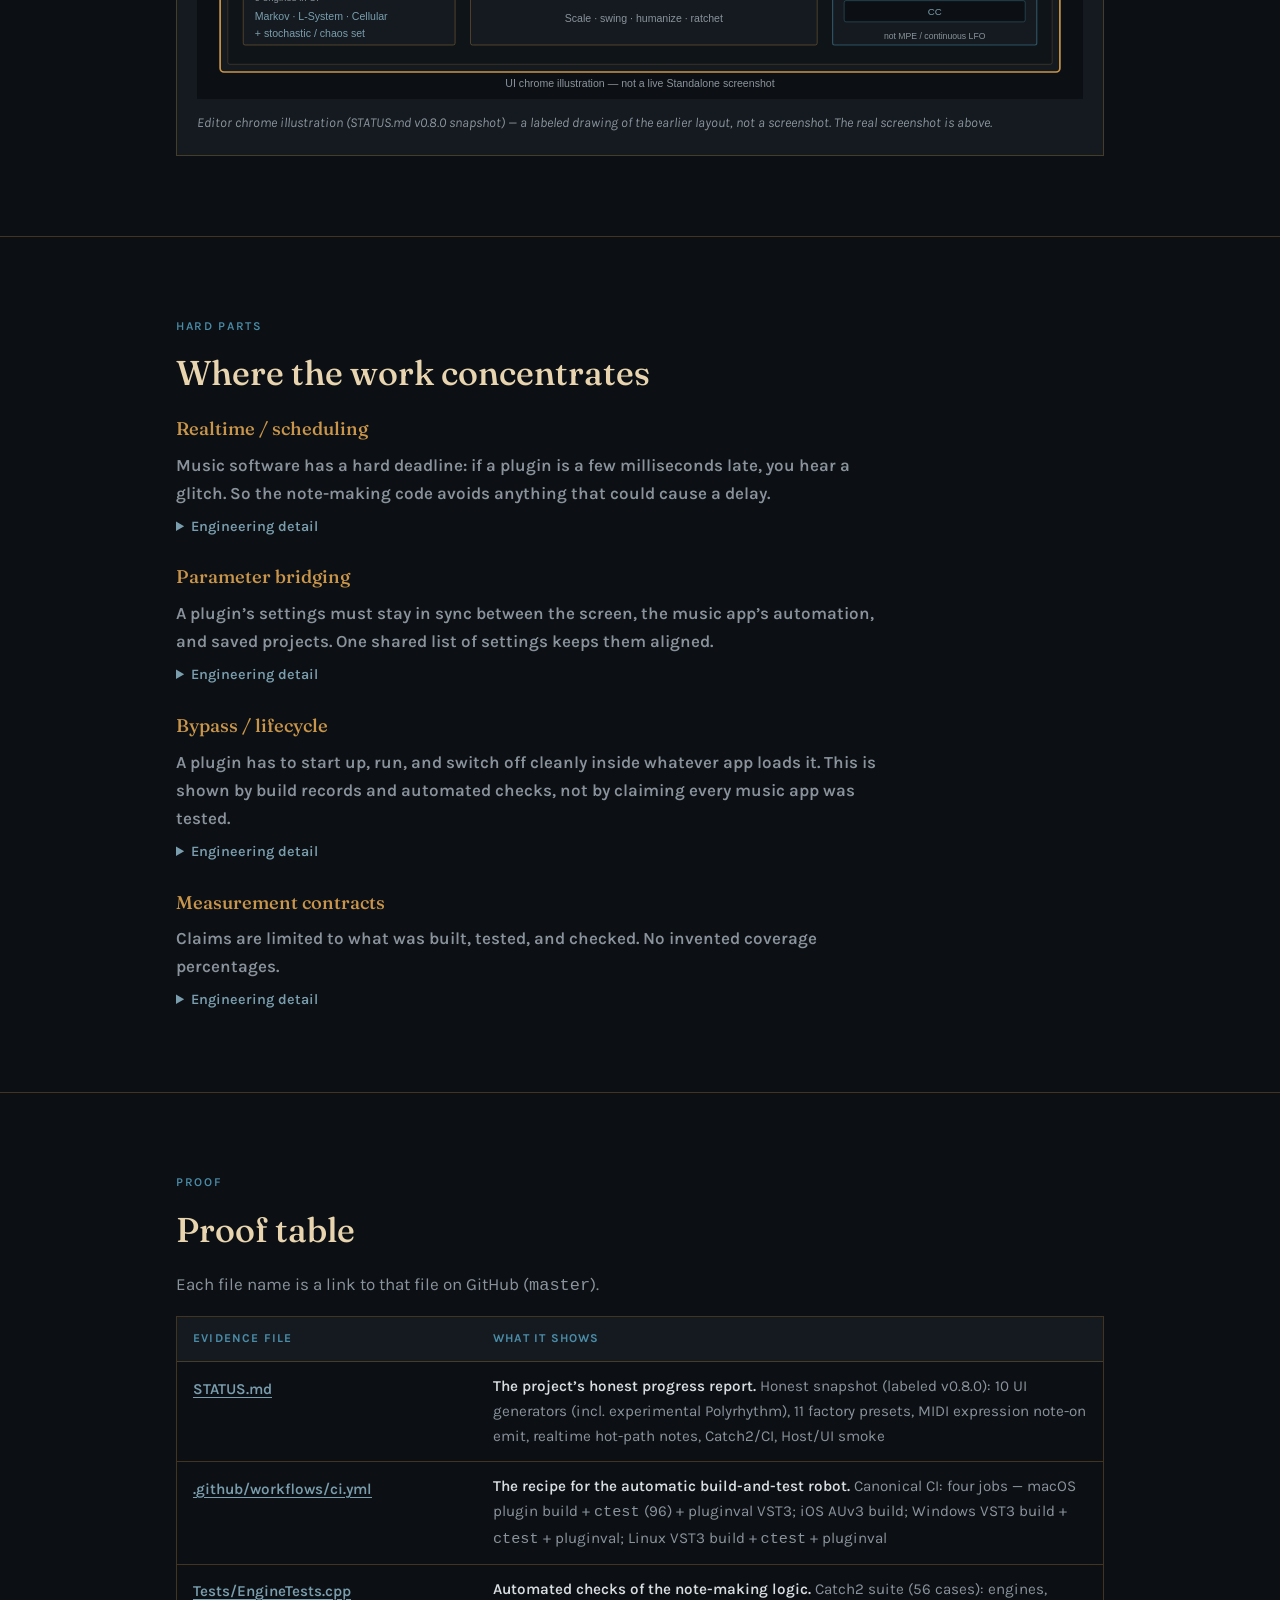
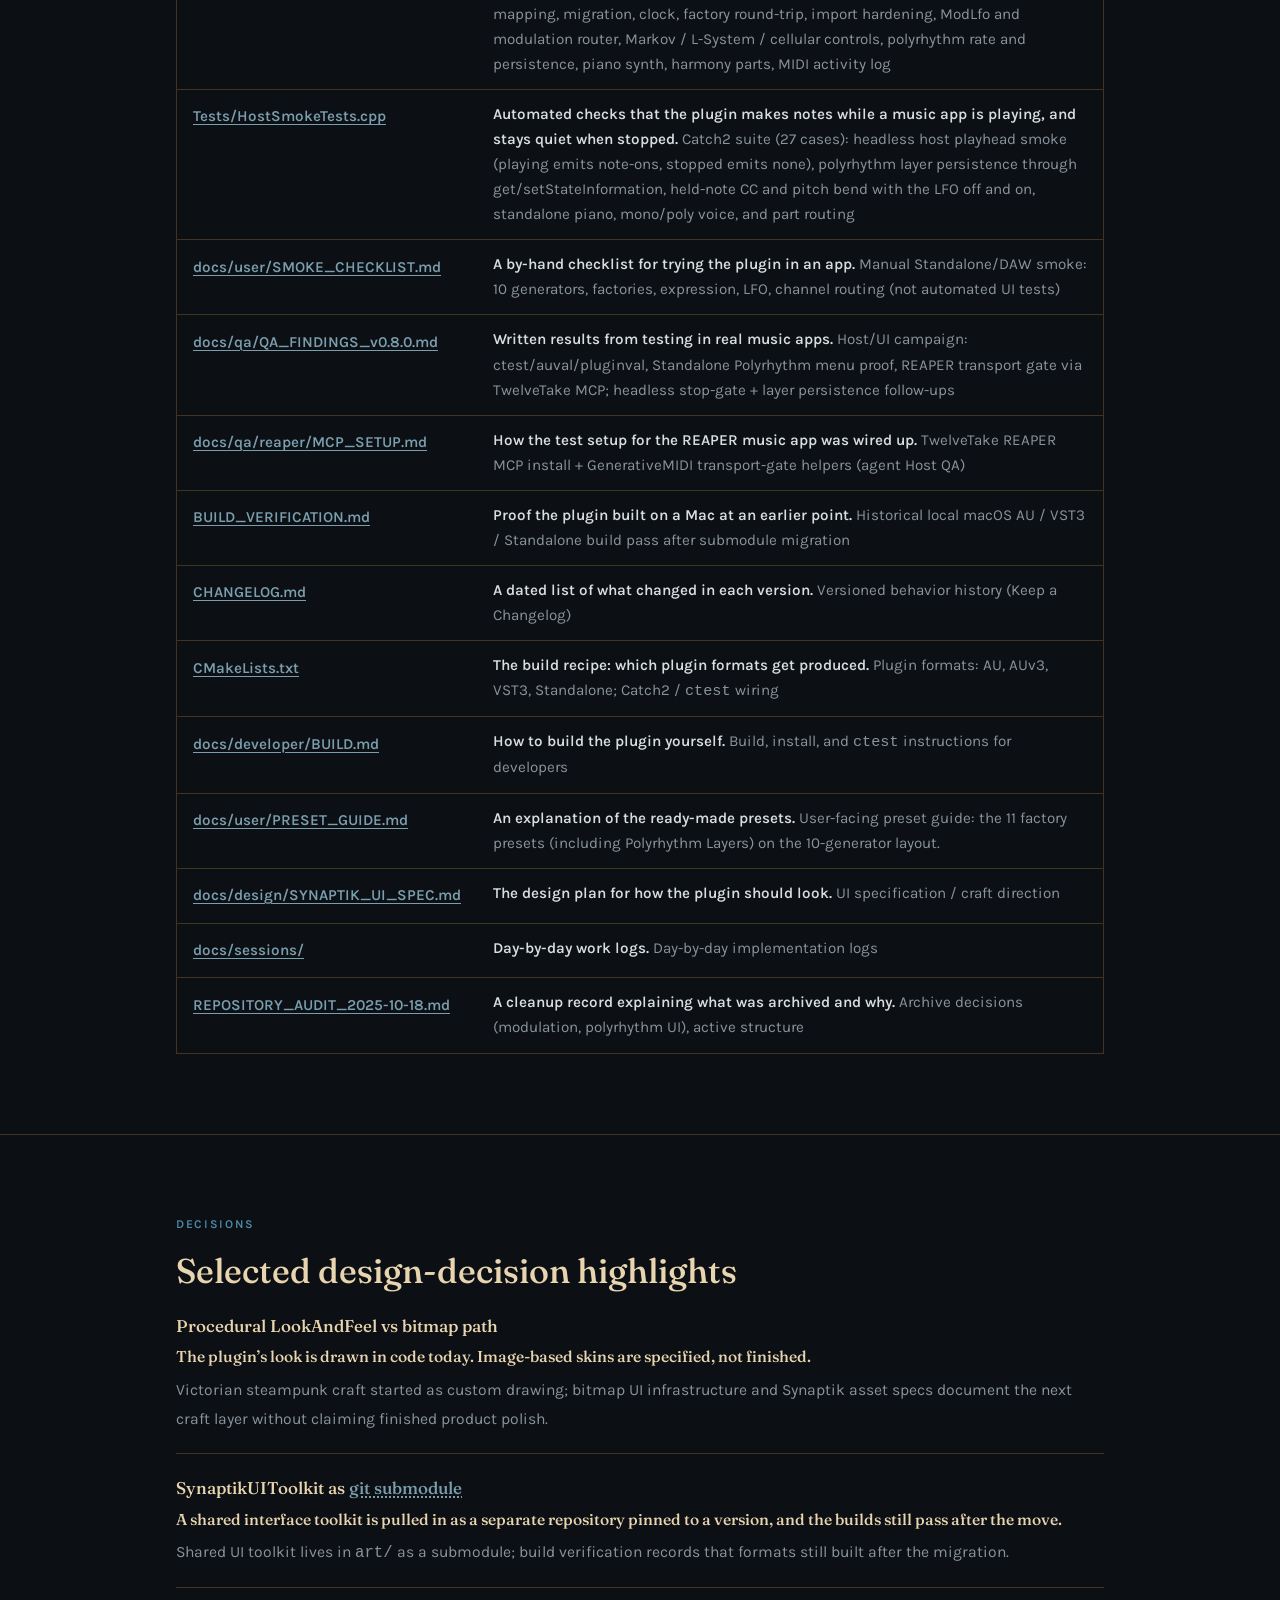
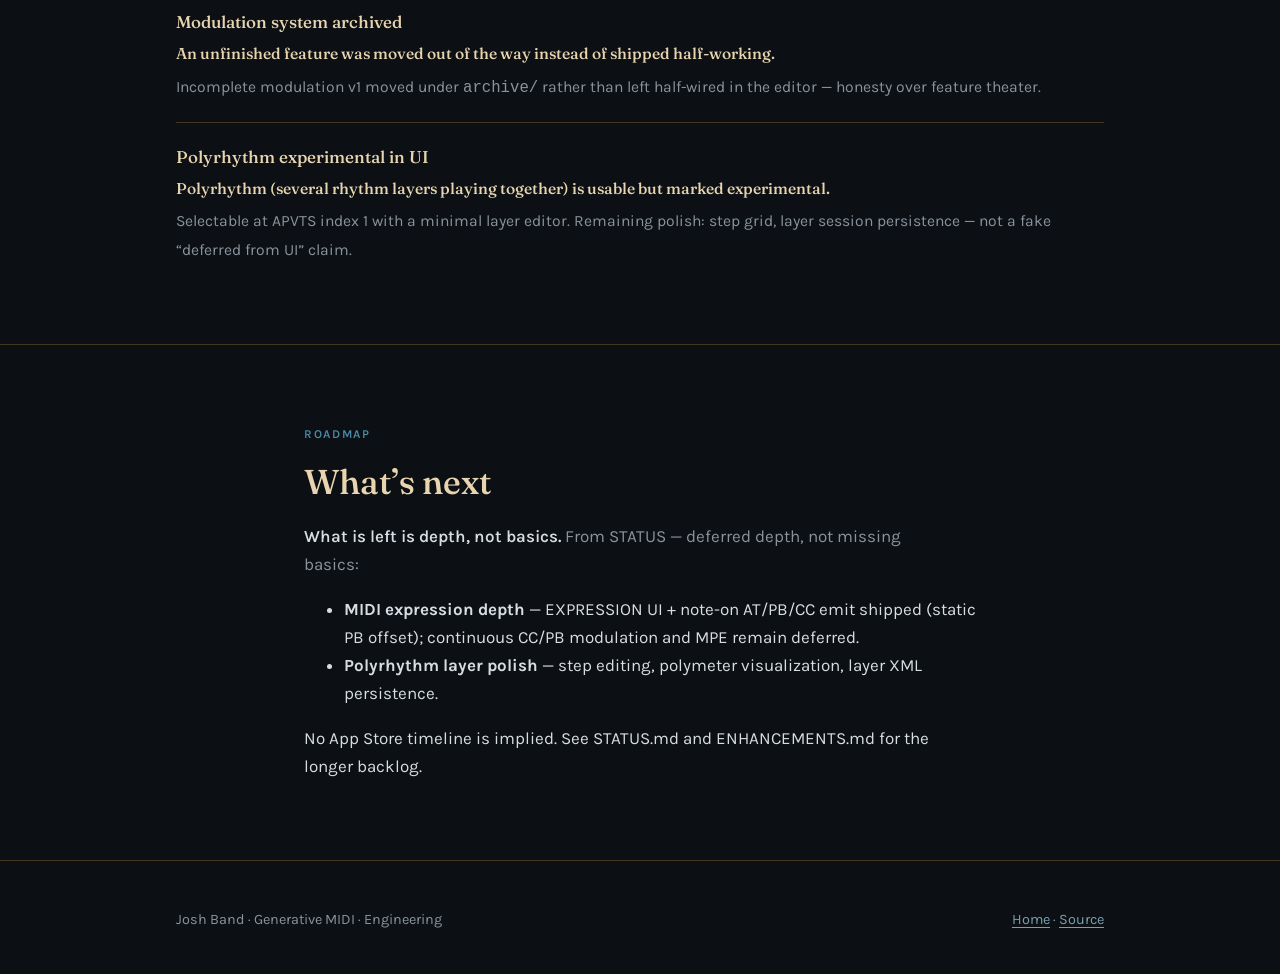
<file: docs/engineering.html>
<!DOCTYPE html>
<html lang="en">
<head>
  <meta charset="utf-8">
  <meta name="viewport" content="width=device-width, initial-scale=1">
  <title>Engineering · Josh Band · Generative MIDI</title>
  <meta name="description" content="Engineering case study: architecture, realtime boundaries, parameter bridging, and on-disk proof for Generative MIDI.">
  <meta name="color-scheme" content="dark">
  <meta name="theme-color" content="#0c1014">
  <script>document.documentElement.classList.add('js');</script>
  <meta property="og:type" content="website">
  <meta property="og:title" content="Engineering · Josh Band · Generative MIDI">
  <meta property="og:description" content="Engineering case study: architecture, realtime boundaries, parameter bridging, and on-disk proof for Generative MIDI.">
  <meta property="og:url" content="https://joshband.github.io/GenerativeMIDI/engineering.html">
  <meta name="twitter:card" content="summary">
  <meta name="twitter:title" content="Engineering · Josh Band · Generative MIDI">
  <meta name="twitter:description" content="Engineering case study: architecture, realtime boundaries, parameter bridging, and on-disk proof for Generative MIDI.">
  <link rel="preconnect" href="https://fonts.googleapis.com">
  <link rel="preconnect" href="https://fonts.gstatic.com" crossorigin>
  <link href="https://fonts.googleapis.com/css2?family=Fraunces:opsz,wght@9..144,500;9..144,600&family=Karla:wght@400;500;600;700&display=swap" rel="stylesheet">
  <link rel="stylesheet" href="assets/site.css">
</head>
<body>
  <a class="skip-link" href="#main">Skip to content</a>

  <header class="site-nav">
    <a class="site-nav__mark" href="index.html">Josh Band · Generative MIDI</a>
    <nav aria-label="Primary">
      <ul class="site-nav__links">
        <li><a href="index.html">Home</a></li>
        <li><a href="engineering.html" aria-current="page">Engineering</a></li>
        <li><a href="https://github.com/joshband/GenerativeMIDI" rel="noopener noreferrer">GitHub</a></li>
      </ul>
    </nav>
  </header>

  <section class="page-intro" aria-labelledby="page-title">
    <div class="page-intro__inner">
      <p class="section__label">Case study</p>
      <h1 id="page-title">Engineering</h1>
      <p class="plain">How the plugin is built, and the evidence behind it.</p>
      <p class="tech">A generative MIDI effect that owns timing-safe generation across multiple algorithmic engines, wrapped for real hosts, with decisions and evidence kept on disk.</p>
    </div>
  </section>

  <main id="main" tabindex="-1">
    <section class="section section--narrow" aria-labelledby="short-title">
      <div class="section__inner">
        <div class="in-short">
          <h2 id="short-title">In short</h2>
          <p>Generative MIDI is a plugin that invents notes and rhythms for music software. This page shows how it is built: ten note-making engines, a control hub that connects them to the host app, and wrappers for the plugin formats. Everything below is backed by files in the public repository, and the page says plainly what is not done.</p>
        </div>
      </div>
    </section>

    <section class="section section--narrow" data-reveal aria-labelledby="thesis-title">
      <div class="section__inner">
        <p class="section__label">Problem</p>
        <h2 class="section__title" id="thesis-title">Problem / thesis</h2>
        <p class="plain">A good plugin story needs more than a nice-looking screen.</p>
        <p class="tech">MIDI FX plugins fail employers’ diligence when the story stops at “clever UI.” The hard part is a coherent system: engines that generate musical events, a processor that bridges parameters safely, format wrappers that load in real DAWs, and records that show what was verified versus deferred.</p>
        <p class="tech">Generative MIDI is that full stack for a macOS MIDI effect — development status <strong>v1.0.0</strong> (<code>CMakeLists.txt</code> and the GitHub release; STATUS.md labels its feature snapshot v0.8.0) — built so architecture and proof are drillable without a scavenger hunt.</p>
      </div>
    </section>

    <section class="section" data-reveal aria-labelledby="arch-title">
      <div class="section__inner">
        <p class="section__label">Architecture</p>
        <h2 class="section__title" id="arch-title">Architecture</h2>
        <p class="section__lead"><strong class="plain">Working inward from the music app: plugin format, control hub, note engines, then the screen.</strong> <span class="tech">Layers from host boundary inward: format clients, PluginProcessor (<a class="term" href="index.html#g-apvts">APVTS</a> + lifecycle), core engines and MIDI scheduling, then editor/UI.</span></p>
        <ul>
          <li><strong>Core engines</strong> — <a class="term" href="index.html#g-euclidean">Euclidean</a>, Algorithmic (<a class="term" href="index.html#g-markov">Markov</a>, <a class="term" href="index.html#g-lsystem">L-System</a>, <a class="term" href="index.html#g-cellular">Cellular</a>, Probabilistic), Stochastic (Brownian, Perlin, Drunk Walk, <a class="term" href="index.html#g-lorenz">Lorenz</a>); Polyrhythm retained in core.</li>
          <li><strong>MIDI path</strong> — MIDIGenerator, clock/event scheduling, gate and ratchet controllers.</li>
          <li><strong>PluginProcessor</strong> — parameters (58 registered, 57 automatable), generator dispatch, host callbacks.</li>
          <li><strong>Formats</strong> — <a class="term" href="index.html#g-au">AU</a>, <a class="term" href="index.html#g-vst3">VST3</a>, <a class="term" href="index.html#g-standalone">Standalone</a> verified locally historically; <a class="term" href="index.html#g-auv3">AUv3</a> configured in CMake with iOS docs (not store-ready). CI (<code>.github/workflows/ci.yml</code>) builds on macOS, iOS (AUv3), Windows, and Linux; pluginval runs on the VST3 build for macOS, Windows, and Linux.</li>
          <li><strong>Editor</strong> — LookAndFeel / steampunk craft; bitmap UI path documented; Polyrhythm (experimental) is selectable in the generator dropdown and APVTS; 11 factory presets; MIDI expression (AT/PB/CC note-on emit).</li>
        </ul>
        <figure class="diagram diagram--shot">
          <img src="assets/standalone-screenshot.jpg" width="1600" height="983" alt="Screenshot of the Generative MIDI Standalone app in a dark steel and cyan theme. The Pattern panel shows a live Drunk Walk melody as a stepped pitch line with extra root, chord and arp parts as markers. Below are Performance knobs, Musical controls (velocity and pitch ranges, scale, mono or poly voice, swing, timing, gate), a Shape panel with expression and ratchet controls, and an LFO and modulation row. A Piano button and a Parts menu sit in the top bar.">
          <figcaption><strong class="plain">This is the real app.</strong> Screenshot of the Standalone app, captured 9 Oct 2026 from a local Release build that includes the UTF-8 label fix (PR #15). Drunk Walk is playing with 4 parts and the piano on. The interface may change in later commits.</figcaption>
        </figure>
        <figure class="diagram">
          <picture>
            <source media="(max-width: 720px)" srcset="assets/signal-path-narrow.svg" width="320" height="480">
            <img src="assets/signal-path.svg?v=2" width="920" height="160" alt="Illustrative signal path from DAW host through format wrapper, processor, engines, to MIDI out">
          </picture>
          <figcaption>Illustrative signal path — not a measured trace.</figcaption>
          <details class="flow-text">
            <summary>Text version of the signal path</summary>
            <ol>
              <li><strong>DAW host</strong> — the music app, with a MIDI effect slot.</li>
              <li><strong>Format wrapper</strong> — AU, VST3, or Standalone.</li>
              <li><strong>PluginProcessor and parameters</strong> — the settings list (APVTS) and plugin lifecycle.</li>
              <li><strong>Core engines</strong> — generate and schedule the notes.</li>
              <li><strong>MIDI out</strong> — notes go to an instrument.</li>
            </ol>
          </details>
        </figure>
        <figure class="diagram">
          <img src="assets/editor-chrome.svg" width="920" height="420" alt="Illustrative Generative MIDI editor chrome showing pattern display, generator controls, and expression panel">
          <figcaption>Editor chrome illustration (STATUS.md v0.8.0 snapshot) — a labeled drawing of the earlier layout, not a screenshot. The real screenshot is above.</figcaption>
        </figure>
      </div>
    </section>

    <section class="section" data-reveal aria-labelledby="hard-title">
      <div class="section__inner">
        <p class="section__label">Hard parts</p>
        <h2 class="section__title" id="hard-title">Where the work concentrates</h2>
        <ul class="hard-parts">
          <li>
            <h3>Realtime / scheduling</h3>
            <p class="plain">Music software has a hard deadline: if a plugin is a few milliseconds late, you hear a glitch. So the note-making code avoids anything that could cause a delay.</p>
            <details>
              <summary>Engineering detail</summary>
              <p>Note generation must respect <a class="term" href="index.html#g-daw">host</a> block timing. Gate length and ratchet features are described in STATUS with sample-accurate intent. Steady-state hot path is <a class="term" href="index.html#g-alloc">allocation</a>-hardened (Euclidean regen, ratchet offsets, algorithmic single-note, EventScheduler pre-reserved queue; over-capacity schedules dropped). Residual risk called out in STATUS: trained Markov map-key vector on lookup. Engine behavior is covered by Catch2 / <code>ctest</code> in <a class="term" href="index.html#g-ci">CI</a> (<strong>96</strong> test cases, incl. headless host playhead smoke + polyrhythm layer persistence); host transport gating is also exercised via REAPER + TwelveTake MCP and the manual <a href="https://github.com/joshband/GenerativeMIDI/blob/master/docs/user/SMOKE_CHECKLIST.md" rel="noopener noreferrer">smoke checklist</a> — not a published latency bench suite.</p>
            </details>
          </li>
          <li>
            <h3>Parameter bridging</h3>
            <p class="plain">A plugin’s settings must stay in sync between the screen, the music app’s automation, and saved projects. One shared list of settings keeps them aligned.</p>
            <details>
              <summary>Engineering detail</summary>
              <p><a class="term" href="index.html#g-apvts">APVTS</a> choices drive engines and UI. The live generator choice list matches the editor: <strong>ten</strong> generators (Euclidean, experimental Polyrhythm, 4 algorithmic, 4 stochastic). Session migration bumps older 9-choice layouts to the current map.</p>
            </details>
          </li>
          <li>
            <h3>Bypass / lifecycle</h3>
            <p class="plain">A plugin has to start up, run, and switch off cleanly inside whatever app loads it. This is shown by build records and automated checks, not by claiming every music app was tested.</p>
            <details>
              <summary>Engineering detail</summary>
              <p>JUCE plugin client lifecycle (prepare, process, editor attach) plus COPY_PLUGIN_AFTER_BUILD install paths. Host integration is evidenced by build artifacts, CI, and developer build docs, not by claiming every DAW certified.</p>
            </details>
          </li>
          <li>
            <h3>Measurement contracts</h3>
            <p class="plain">Claims are limited to what was built, tested, and checked. No invented coverage percentages.</p>
            <details>
              <summary>Engineering detail</summary>
              <p>On-disk contracts are STATUS.md, BUILD_VERIFICATION.md, CHANGELOG, CI (<code>.github/workflows/ci.yml</code> + Catch2 / <code>ctest</code> ×96), <a href="https://github.com/joshband/GenerativeMIDI/blob/master/docs/qa/QA_FINDINGS_v0.8.0.md" rel="noopener noreferrer">QA findings</a>, and the manual <a href="https://github.com/joshband/GenerativeMIDI/blob/master/docs/user/SMOKE_CHECKLIST.md" rel="noopener noreferrer">SMOKE_CHECKLIST</a> — not invented coverage percentages. Prefer “build passed / tests ran / feature listed / smoke steps exercised” over marketing metrics.</p>
            </details>
          </li>
        </ul>
      </div>
    </section>

    <section class="section" data-reveal aria-labelledby="proof-title">
      <div class="section__inner">
        <p class="section__label">Proof</p>
        <h2 class="section__title" id="proof-title">Proof table</h2>
        <p class="section__lead">Each file name is a link to that file on GitHub (<code>master</code>).</p>
        <span class="visually-hidden" id="proof-scroll-label">Proof table (scrollable region)</span>
        <div class="table-wrap" role="region" aria-labelledby="proof-scroll-label" tabindex="0">
          <table class="proof-table">
            <caption class="visually-hidden">Repository evidence files, with what each one shows</caption>
            <thead>
              <tr>
                <th scope="col">Evidence file</th>
                <th scope="col">What it shows</th>
              </tr>
            </thead>
            <tbody>
              <tr>
                <td><a href="https://github.com/joshband/GenerativeMIDI/blob/master/STATUS.md" rel="noopener noreferrer">STATUS.md<span class="visually-hidden"> on GitHub</span></a></td>
                <td><strong class="plain">The project’s honest progress report.</strong> Honest snapshot (labeled v0.8.0): 10 UI generators (incl. experimental Polyrhythm), 11 factory presets, MIDI expression note-on emit, realtime hot-path notes, Catch2/CI, Host/UI smoke</td>
              </tr>
              <tr>
                <td><a href="https://github.com/joshband/GenerativeMIDI/blob/master/.github/workflows/ci.yml" rel="noopener noreferrer">.github/workflows/ci.yml<span class="visually-hidden"> on GitHub</span></a></td>
                <td><strong class="plain">The recipe for the automatic build-and-test robot.</strong> Canonical CI: four jobs — macOS plugin build + <code>ctest</code> (96) + pluginval VST3; iOS AUv3 build; Windows VST3 build + <code>ctest</code> + pluginval; Linux VST3 build + <code>ctest</code> + pluginval</td>
              </tr>
              <tr>
                <td><a href="https://github.com/joshband/GenerativeMIDI/blob/master/Tests/EngineTests.cpp" rel="noopener noreferrer">Tests/EngineTests.cpp<span class="visually-hidden"> on GitHub</span></a></td>
                <td><strong class="plain">Automated checks of the note-making logic.</strong> Catch2 suite (56 cases): engines, mapping, migration, clock, factory round-trip, import hardening, ModLfo and modulation router, Markov / L-System / cellular controls, polyrhythm rate and persistence, piano synth, harmony parts, MIDI activity log</td>
              </tr>
              <tr>
                <td><a href="https://github.com/joshband/GenerativeMIDI/blob/master/Tests/HostSmokeTests.cpp" rel="noopener noreferrer">Tests/HostSmokeTests.cpp<span class="visually-hidden"> on GitHub</span></a></td>
                <td><strong class="plain">Automated checks that the plugin makes notes while a music app is playing, and stays quiet when stopped.</strong> Catch2 suite (27 cases): headless host playhead smoke (playing emits note-ons, stopped emits none), polyrhythm layer persistence through get/setStateInformation, held-note CC and pitch bend with the LFO off and on, standalone piano, mono/poly voice, and part routing</td>
              </tr>
              <tr>
                <td><a href="https://github.com/joshband/GenerativeMIDI/blob/master/docs/user/SMOKE_CHECKLIST.md" rel="noopener noreferrer">docs/user/SMOKE_CHECKLIST.md<span class="visually-hidden"> on GitHub</span></a></td>
                <td><strong class="plain">A by-hand checklist for trying the plugin in an app.</strong> Manual Standalone/DAW smoke: 10 generators, factories, expression, LFO, channel routing (not automated UI tests)</td>
              </tr>
              <tr>
                <td><a href="https://github.com/joshband/GenerativeMIDI/blob/master/docs/qa/QA_FINDINGS_v0.8.0.md" rel="noopener noreferrer">docs/qa/QA_FINDINGS_v0.8.0.md<span class="visually-hidden"> on GitHub</span></a></td>
                <td><strong class="plain">Written results from testing in real music apps.</strong> Host/UI campaign: ctest/auval/pluginval, Standalone Polyrhythm menu proof, REAPER transport gate via TwelveTake MCP; headless stop-gate + layer persistence follow-ups</td>
              </tr>
              <tr>
                <td><a href="https://github.com/joshband/GenerativeMIDI/blob/master/docs/qa/reaper/MCP_SETUP.md" rel="noopener noreferrer">docs/qa/reaper/MCP_SETUP.md<span class="visually-hidden"> on GitHub</span></a></td>
                <td><strong class="plain">How the test setup for the REAPER music app was wired up.</strong> TwelveTake REAPER MCP install + GenerativeMIDI transport-gate helpers (agent Host QA)</td>
              </tr>
              <tr>
                <td><a href="https://github.com/joshband/GenerativeMIDI/blob/master/BUILD_VERIFICATION.md" rel="noopener noreferrer">BUILD_VERIFICATION.md<span class="visually-hidden"> on GitHub</span></a></td>
                <td><strong class="plain">Proof the plugin built on a Mac at an earlier point.</strong> Historical local macOS AU / VST3 / Standalone build pass after submodule migration</td>
              </tr>
              <tr>
                <td><a href="https://github.com/joshband/GenerativeMIDI/blob/master/CHANGELOG.md" rel="noopener noreferrer">CHANGELOG.md<span class="visually-hidden"> on GitHub</span></a></td>
                <td><strong class="plain">A dated list of what changed in each version.</strong> Versioned behavior history (Keep a Changelog)</td>
              </tr>
              <tr>
                <td><a href="https://github.com/joshband/GenerativeMIDI/blob/master/CMakeLists.txt" rel="noopener noreferrer">CMakeLists.txt<span class="visually-hidden"> on GitHub</span></a></td>
                <td><strong class="plain">The build recipe: which plugin formats get produced.</strong> Plugin formats: AU, AUv3, VST3, Standalone; Catch2 / <code>ctest</code> wiring</td>
              </tr>
              <tr>
                <td><a href="https://github.com/joshband/GenerativeMIDI/blob/master/docs/developer/BUILD.md" rel="noopener noreferrer">docs/developer/BUILD.md<span class="visually-hidden"> on GitHub</span></a></td>
                <td><strong class="plain">How to build the plugin yourself.</strong> Build, install, and <code>ctest</code> instructions for developers</td>
              </tr>
              <tr>
                <td><a href="https://github.com/joshband/GenerativeMIDI/blob/master/docs/user/PRESET_GUIDE.md" rel="noopener noreferrer">docs/user/PRESET_GUIDE.md<span class="visually-hidden"> on GitHub</span></a></td>
                <td><strong class="plain">An explanation of the ready-made presets.</strong> User-facing preset guide: the 11 factory presets (including Polyrhythm Layers) on the 10-generator layout.</td>
              </tr>
              <tr>
                <td><a href="https://github.com/joshband/GenerativeMIDI/blob/master/docs/design/SYNAPTIK_UI_SPEC.md" rel="noopener noreferrer">docs/design/SYNAPTIK_UI_SPEC.md<span class="visually-hidden"> on GitHub</span></a></td>
                <td><strong class="plain">The design plan for how the plugin should look.</strong> UI specification / craft direction</td>
              </tr>
              <tr>
                <td><a href="https://github.com/joshband/GenerativeMIDI/blob/master/docs/sessions/README.md" rel="noopener noreferrer">docs/sessions/<span class="visually-hidden"> on GitHub</span></a></td>
                <td><strong class="plain">Day-by-day work logs.</strong> Day-by-day implementation logs</td>
              </tr>
              <tr>
                <td><a href="https://github.com/joshband/GenerativeMIDI/blob/master/REPOSITORY_AUDIT_2025-10-18.md" rel="noopener noreferrer">REPOSITORY_AUDIT_2025-10-18.md<span class="visually-hidden"> on GitHub</span></a></td>
                <td><strong class="plain">A cleanup record explaining what was archived and why.</strong> Archive decisions (modulation, polyrhythm UI), active structure</td>
              </tr>
            </tbody>
          </table>
        </div>
      </div>
    </section>

    <section class="section" data-reveal aria-labelledby="decisions-title">
      <div class="section__inner">
        <p class="section__label">Decisions</p>
        <h2 class="section__title" id="decisions-title">Selected design-decision highlights</h2>
        <ul class="decisions">
          <li>
            <strong>Procedural LookAndFeel vs bitmap path</strong>
            <span><strong class="plain">The plugin’s look is drawn in code today. Image-based skins are specified, not finished.</strong> <span class="tech">Victorian steampunk craft started as custom drawing; bitmap UI infrastructure and Synaptik asset specs document the next craft layer without claiming finished product polish.</span></span>
          </li>
          <li>
            <strong>SynaptikUIToolkit as <a class="term" href="index.html#g-submodule">git submodule</a></strong>
            <span><strong class="plain">A shared interface toolkit is pulled in as a separate repository pinned to a version, and the builds still pass after the move.</strong> <span class="tech">Shared UI toolkit lives in <code>art/</code> as a submodule; build verification records that formats still built after the migration.</span></span>
          </li>
          <li>
            <strong>Modulation system archived</strong>
            <span><strong class="plain">An unfinished feature was moved out of the way instead of shipped half-working.</strong> <span class="tech">Incomplete modulation v1 moved under <code>archive/</code> rather than left half-wired in the editor — honesty over feature theater.</span></span>
          </li>
          <li>
            <strong>Polyrhythm experimental in UI</strong>
            <span><strong class="plain">Polyrhythm (several rhythm layers playing together) is usable but marked experimental.</strong> <span class="tech">Selectable at APVTS index 1 with a minimal layer editor. Remaining polish: step grid, layer session persistence — not a fake “deferred from UI” claim.</span></span>
          </li>
        </ul>
      </div>
    </section>

    <section class="section section--narrow" data-reveal aria-labelledby="next-title">
      <div class="section__inner">
        <p class="section__label">Roadmap</p>
        <h2 class="section__title" id="next-title">What’s next</h2>
        <p><strong class="plain">What is left is depth, not basics.</strong> <span class="tech">From STATUS — deferred depth, not missing basics:</span></p>
        <ul>
          <li><strong>MIDI expression depth</strong> — EXPRESSION UI + note-on AT/PB/CC emit shipped (static PB offset); continuous CC/PB modulation and MPE remain deferred.</li>
          <li><strong>Polyrhythm layer polish</strong> — step editing, polymeter visualization, layer XML persistence.</li>
        </ul>
        <p>No App Store timeline is implied. See STATUS.md and ENHANCEMENTS.md for the longer backlog.</p>
      </div>
    </section>
  </main>

  <footer class="site-footer">
    <div class="site-footer__inner">
      <p>Josh Band · Generative MIDI · Engineering</p>
      <p><a href="index.html">Home</a> · <a href="https://github.com/joshband/GenerativeMIDI" rel="noopener noreferrer">Source</a></p>
    </div>
  </footer>

  <script src="assets/site.js" defer></script>
</body>
</html>
</file>
<file: docs/assets/site.css>
/* Generative MIDI — workshop forge showcase */

:root {
  --bg-deep: #0c1014;
  --bg-panel: #141a1f;
  --brass: #c9954a;
  --brass-soft: #e8d5b0;
  --steel: #4a8ca8;
  --steel-bright: #7a9eae;
  --text: #d8dde2;
  --text-muted: #8a939c;
  --rule: rgba(201, 149, 74, 0.28);
  --font-display: "Fraunces", Georgia, serif;
  --font-body: "Karla", "Segoe UI", sans-serif;
  --max: 42rem;
  --wide: 58rem;
  --ease: cubic-bezier(0.22, 1, 0.36, 1);
}

*,
*::before,
*::after {
  box-sizing: border-box;
}

html {
  scroll-behavior: smooth;
  scroll-padding-top: 6rem;
}

body {
  margin: 0;
  min-height: 100vh;
  min-height: 100svh;
  font-family: var(--font-body);
  font-size: 1.0625rem;
  line-height: 1.65;
  color: var(--text);
  background: var(--bg-deep);
  -webkit-font-smoothing: antialiased;
}

img,
svg {
  max-width: 100%;
  height: auto;
  display: block;
}

a {
  color: var(--steel-bright);
  text-decoration-thickness: 1px;
  text-underline-offset: 0.2em;
  transition: color 0.2s var(--ease), text-decoration-color 0.2s var(--ease);
}

a:hover,
a:focus-visible {
  color: var(--brass-soft);
  text-decoration-color: var(--brass);
}

:focus-visible {
  outline: 2px solid var(--brass-soft);
  outline-offset: 3px;
}

.visually-hidden {
  position: absolute;
  width: 1px;
  height: 1px;
  margin: -1px;
  padding: 0;
  overflow: hidden;
  clip: rect(0, 0, 0, 0);
  clip-path: inset(50%);
  white-space: nowrap;
  border: 0;
}

main:focus {
  outline: none;
}

.skip-link {
  position: absolute;
  left: 1rem;
  top: -3rem;
  z-index: 100;
  padding: 0.5rem 0.85rem;
  background: var(--brass);
  color: var(--bg-deep);
  font-weight: 600;
  text-decoration: none;
  border-radius: 2px;
}

.skip-link:focus {
  top: 1rem;
}

/* ——— Nav ——— */

.site-nav {
  position: sticky;
  top: 0;
  z-index: 50;
  display: flex;
  flex-wrap: wrap;
  align-items: center;
  justify-content: space-between;
  gap: 0.75rem 1.5rem;
  padding: 0.85rem clamp(1rem, 4vw, 2rem);
  background: rgba(12, 16, 20, 0.88);
  -webkit-backdrop-filter: blur(10px);
  backdrop-filter: blur(10px);
  border-bottom: 1px solid var(--rule);
}

.site-nav__mark {
  display: inline-flex;
  align-items: center;
  min-height: 44px;
  font-family: var(--font-display);
  font-size: 0.95rem;
  font-weight: 500;
  color: var(--brass-soft);
  text-decoration: none;
  letter-spacing: 0.01em;
}

.site-nav__mark:hover {
  color: var(--brass);
}

.site-nav__links {
  display: flex;
  flex-wrap: wrap;
  gap: 0 0.5rem;
  list-style: none;
  margin: 0;
  padding: 0;
}

.site-nav__links a {
  display: inline-flex;
  align-items: center;
  min-height: 44px;
  padding: 0 0.5rem;
  color: var(--text-muted);
  text-decoration: none;
  font-size: 0.9rem;
  letter-spacing: 0.04em;
  text-transform: uppercase;
}

.site-nav__links a:hover,
.site-nav__links a:focus-visible,
.site-nav__links a[aria-current="page"] {
  color: var(--steel-bright);
}

.site-nav__links a[aria-current="page"] {
  box-shadow: inset 0 -2px 0 var(--brass);
}

/* ——— Hero ——— */

.hero {
  position: relative;
  isolation: isolate;
  min-height: min(92vh, 52rem);
  min-height: min(92svh, 52rem);
  display: flex;
  flex-direction: column;
  justify-content: flex-end;
  padding: clamp(3rem, 10vw, 6rem) clamp(1.25rem, 5vw, 3rem) clamp(2.5rem, 6vw, 4rem);
  overflow: hidden;
  background:
    radial-gradient(ellipse 70% 55% at 28% 18%, rgba(201, 149, 74, 0.2), transparent 55%),
    radial-gradient(ellipse 55% 45% at 82% 72%, rgba(74, 140, 168, 0.16), transparent 50%),
    linear-gradient(165deg, #0c1014 0%, #1a1510 42%, #0e1418 100%);
}

.hero::before {
  content: "";
  position: absolute;
  inset: 0;
  z-index: -1;
  opacity: 0.18;
  pointer-events: none;
  background-image: url("data:image/svg+xml,%3Csvg xmlns='http://www.w3.org/2000/svg' width='160' height='160'%3E%3Cfilter id='n'%3E%3CfeTurbulence type='fractalNoise' baseFrequency='0.85' numOctaves='3' stitchTiles='stitch'/%3E%3C/filter%3E%3Crect width='160' height='160' filter='url(%23n)' opacity='0.55'/%3E%3C/svg%3E");
}

.hero__glow {
  position: absolute;
  inset: -20% -10% auto;
  height: 70%;
  z-index: -2;
  background: radial-gradient(ellipse at 40% 40%, rgba(201, 149, 74, 0.12), transparent 60%);
  animation: glow-drift 14s var(--ease) infinite alternate;
  pointer-events: none;
}

@keyframes glow-drift {
  from { transform: translate(0, 0) scale(1); opacity: 0.85; }
  to { transform: translate(4%, 3%) scale(1.06); opacity: 1; }
}

.hero__inner {
  max-width: var(--wide);
  width: 100%;
  margin: 0 auto;
}

.brand-stack {
  margin: 0 0 1.75rem;
}

.brand-builder,
.brand-product {
  margin: 0;
  font-family: var(--font-display);
  font-weight: 500;
  line-height: 1.1;
  letter-spacing: -0.02em;
}

.brand-builder {
  font-size: clamp(2.4rem, 7vw, 4rem);
  color: var(--brass-soft);
}

.brand-product {
  margin-top: 0.2em;
  font-size: clamp(2.1rem, 6.2vw, 3.5rem);
  color: var(--brass);
}

.hero__thesis {
  margin: 0 0 0.85rem;
  max-width: 36rem;
  font-size: clamp(1.15rem, 2.4vw, 1.4rem);
  font-weight: 500;
  line-height: 1.4;
  color: var(--text);
}

.hero__support {
  margin: 0 0 2rem;
  max-width: 34rem;
  color: var(--text-muted);
  font-size: 1.05rem;
}

.cta-row {
  display: flex;
  flex-wrap: wrap;
  gap: 0.85rem 1.1rem;
}

.cta {
  display: inline-flex;
  align-items: center;
  min-height: 44px;
  padding: 0.7rem 1.25rem;
  font-family: var(--font-body);
  font-size: 0.92rem;
  font-weight: 600;
  letter-spacing: 0.06em;
  text-transform: uppercase;
  text-decoration: none;
  border: 1px solid transparent;
  transition: background 0.2s var(--ease), color 0.2s var(--ease), border-color 0.2s var(--ease), box-shadow 0.2s var(--ease);
}

.cta--primary {
  background: var(--brass);
  color: var(--bg-deep);
}

.cta--primary:hover,
.cta--primary:focus-visible {
  background: var(--brass-soft);
  color: var(--bg-deep);
  box-shadow: 0 0 0 1px rgba(201, 149, 74, 0.35);
}

.cta--ghost {
  background: transparent;
  color: var(--steel-bright);
  border-color: rgba(74, 140, 168, 0.45);
}

.cta--ghost:hover,
.cta--ghost:focus-visible {
  color: var(--text);
  border-color: var(--steel);
  text-decoration: none;
  box-shadow: inset 0 -2px 0 var(--steel);
}

/* ——— Sections ——— */

main {
  display: block;
}

.section {
  padding: clamp(3rem, 8vw, 5rem) clamp(1.25rem, 5vw, 3rem);
  border-top: 1px solid var(--rule);
}

.section__inner {
  max-width: var(--wide);
  margin: 0 auto;
}

.section--narrow .section__inner {
  max-width: var(--max);
}

.section__label {
  margin: 0 0 0.6rem;
  font-size: 0.75rem;
  font-weight: 600;
  letter-spacing: 0.14em;
  text-transform: uppercase;
  color: var(--steel);
}

.section__title {
  margin: 0 0 1.25rem;
  font-family: var(--font-display);
  font-size: clamp(1.65rem, 3.5vw, 2.15rem);
  font-weight: 500;
  line-height: 1.2;
  color: var(--brass-soft);
}

.section__lead {
  margin: 0 0 1.75rem;
  max-width: 38rem;
  color: var(--text-muted);
}

.section p {
  margin: 0 0 1rem;
}

.section p:last-child {
  margin-bottom: 0;
}

/* Reveal */

.js [data-reveal] {
  opacity: 0;
  transform: translateY(1.1rem);
  transition: opacity 0.7s var(--ease), transform 0.7s var(--ease);
}

.js [data-reveal].is-visible {
  opacity: 1;
  transform: none;
}

/* Claims */

.claim-grid {
  display: grid;
  grid-template-columns: repeat(3, 1fr);
  gap: 1.75rem 1.5rem;
  margin: 0;
  padding: 0;
  list-style: none;
}

.claim-grid h3 {
  margin: 0 0 0.5rem;
  font-family: var(--font-display);
  font-size: 1.2rem;
  font-weight: 500;
  color: var(--brass);
}

.claim-grid p {
  margin: 0;
  color: var(--text-muted);
  font-size: 0.98rem;
}

/* Method */

.method-steps {
  margin: 0;
  padding: 0;
  list-style: none;
  counter-reset: method;
  display: grid;
  gap: 1.25rem;
}

.method-steps li {
  position: relative;
  padding: 1rem 0 1rem 3.25rem;
  border-left: 1px solid var(--rule);
  margin-left: 0.6rem;
}

.method-steps li::before {
  counter-increment: method;
  content: counter(method);
  position: absolute;
  left: 0.85rem;
  top: 1rem;
  width: 1.6rem;
  height: 1.6rem;
  display: grid;
  place-items: center;
  font-size: 0.8rem;
  font-weight: 700;
  color: var(--bg-deep);
  background: var(--steel);
  border-radius: 50%;
}

.method-steps strong {
  display: block;
  margin-bottom: 0.25rem;
  font-family: var(--font-display);
  font-weight: 500;
  color: var(--brass-soft);
}

.method-steps span {
  color: var(--text-muted);
  font-size: 0.98rem;
}

.method-note {
  margin-top: 1.5rem;
  padding-top: 1.25rem;
  border-top: 1px solid var(--rule);
  color: var(--text-muted);
  font-size: 0.95rem;
}

/* Diagram */

.diagram {
  margin: 1.5rem 0 0;
  padding: 1.25rem;
  background: var(--bg-panel);
  border: 1px solid var(--rule);
}

.diagram figcaption {
  margin-top: 0.85rem;
  font-size: 0.85rem;
  color: var(--text-muted);
  font-style: italic;
}

/* Boundary */

.boundary {
  display: grid;
  grid-template-columns: 1fr 1fr;
  gap: 2rem 2.5rem;
}

.boundary h3 {
  margin: 0 0 0.85rem;
  font-family: var(--font-display);
  font-size: 1.15rem;
  font-weight: 500;
}

.boundary--shipped h3 {
  color: var(--steel-bright);
}

.boundary--deferred h3 {
  color: var(--brass);
}

.boundary ul {
  margin: 0;
  padding: 0 0 0 1.1rem;
  color: var(--text-muted);
}

.boundary li {
  margin-bottom: 0.55rem;
}

.boundary li::marker {
  color: var(--brass);
}

/* Hard parts */

.hard-parts {
  display: grid;
  gap: 1.5rem;
  margin: 0;
  padding: 0;
  list-style: none;
}

.hard-parts h3 {
  margin: 0 0 0.4rem;
  font-family: var(--font-display);
  font-size: 1.15rem;
  font-weight: 500;
  color: var(--brass);
}

.hard-parts p {
  margin: 0;
  color: var(--text-muted);
}

/* Decisions */

.decisions {
  margin: 0;
  padding: 0;
  list-style: none;
  display: grid;
  gap: 1.25rem;
}

.decisions li {
  padding-bottom: 1.25rem;
  border-bottom: 1px solid var(--rule);
}

.decisions li:last-child {
  border-bottom: 0;
  padding-bottom: 0;
}

.decisions strong {
  display: block;
  margin-bottom: 0.3rem;
  font-family: var(--font-display);
  font-weight: 500;
  color: var(--brass-soft);
}

.decisions span {
  color: var(--text-muted);
  font-size: 0.98rem;
}

/* Proof table */

.table-wrap {
  overflow-x: auto;
  margin-top: 0.5rem;
  border: 1px solid var(--rule);
}

.proof-table {
  width: 100%;
  border-collapse: collapse;
  font-size: 0.95rem;
  min-width: 36rem;
}

.proof-table th,
.proof-table td {
  padding: 0.75rem 1rem;
  text-align: left;
  vertical-align: top;
  border-bottom: 1px solid var(--rule);
}

.proof-table th {
  font-size: 0.75rem;
  font-weight: 700;
  letter-spacing: 0.1em;
  text-transform: uppercase;
  color: var(--steel);
  background: var(--bg-panel);
}

.proof-table td {
  color: var(--text-muted);
}

.proof-table td:first-child {
  color: var(--brass-soft);
  font-weight: 600;
}

.proof-table a {
  white-space: nowrap;
}

.proof-table tr:last-child td {
  border-bottom: 0;
}

/* Page intro (engineering) */

.page-intro {
  padding: clamp(2.5rem, 7vw, 4rem) clamp(1.25rem, 5vw, 3rem) clamp(1.5rem, 4vw, 2rem);
  background:
    radial-gradient(ellipse 50% 80% at 10% 0%, rgba(201, 149, 74, 0.1), transparent 55%),
    var(--bg-deep);
}

.page-intro__inner {
  max-width: var(--wide);
  margin: 0 auto;
}

.page-intro h1 {
  margin: 0 0 0.85rem;
  font-family: var(--font-display);
  font-size: clamp(2rem, 5vw, 2.75rem);
  font-weight: 500;
  color: var(--brass-soft);
}

.page-intro p {
  margin: 0;
  max-width: 38rem;
  color: var(--text-muted);
  font-size: 1.08rem;
}

/* Footer */

.site-footer {
  padding: 2rem clamp(1.25rem, 5vw, 3rem) 2.5rem;
  border-top: 1px solid var(--rule);
  color: var(--text-muted);
  font-size: 0.9rem;
}

.site-footer__inner {
  max-width: var(--wide);
  margin: 0 auto;
  display: flex;
  flex-wrap: wrap;
  gap: 0.75rem 1.5rem;
  justify-content: space-between;
  align-items: baseline;
}

.site-footer a {
  color: var(--steel-bright);
}

/* Responsive */

@media (max-width: 720px) {
  .claim-grid {
    grid-template-columns: 1fr;
  }

  .boundary {
    grid-template-columns: 1fr;
  }

  .hero {
    min-height: min(88vh, 40rem);
    min-height: min(88svh, 40rem);
  }

  .method-steps li {
    padding-left: 2.85rem;
  }
}

@media (prefers-reduced-motion: reduce) {
  html {
    scroll-behavior: auto;
  }

  .hero__glow {
    animation: none;
  }

  .js [data-reveal] {
    opacity: 1;
    transform: none;
    transition: none;
  }
}

/* ——— Plain-language layer ——— */

.plain {
  color: var(--text);
  font-weight: 600;
}

.tech {
  color: var(--text-muted);
}

.claim-grid .plain {
  margin: 0 0 0.5rem;
  font-size: 1.02rem;
}

.hero__plain {
  margin: 0 0 0.75rem;
  max-width: 36rem;
  font-size: 1.15rem;
  font-weight: 600;
  line-height: 1.45;
  color: var(--text);
}

.hero__midi {
  margin: 0 0 0.85rem;
  max-width: 34rem;
  color: var(--text);
  font-size: 1rem;
}

.reading-guide {
  margin: 0;
  padding: 0.9rem clamp(1.25rem, 5vw, 3rem);
  text-align: center;
  font-weight: 600;
  color: var(--brass-soft);
  background: var(--bg-panel);
  border-top: 1px solid var(--rule);
}

a.term {
  text-decoration-style: dotted;
  text-decoration-thickness: 2px;
}

.in-short {
  margin: 0 0 2rem;
  padding: 1.1rem 1.25rem;
  background: var(--bg-panel);
  border: 1px solid var(--rule);
  border-left: 3px solid var(--brass);
}

.in-short h2 {
  margin: 0 0 0.5rem;
  font-family: var(--font-display);
  font-size: 1.15rem;
  font-weight: 500;
  color: var(--brass-soft);
}

.in-short p {
  margin: 0;
  color: var(--text);
}

details {
  margin-top: 0.5rem;
}

summary {
  cursor: pointer;
  color: var(--steel-bright);
  font-size: 0.9rem;
  font-weight: 600;
}

details > :not(summary) {
  margin-top: 0.6rem;
}

.glossary {
  margin: 0;
  display: grid;
  gap: 0.25rem 2rem;
  grid-template-columns: 1fr;
}

.glossary dt {
  margin-top: 0.9rem;
  font-family: var(--font-display);
  color: var(--brass-soft);
  font-size: 1.05rem;
}

.glossary dd {
  margin: 0.15rem 0 0;
  color: var(--text-muted);
}

.glossary dt:target {
  color: var(--brass);
}

.diagram--shot img {
  border: 1px solid var(--rule);
}

.table-wrap:focus-visible {
  outline-offset: -2px;
}

.proof-table a {
  display: inline-block;
  padding: 0.15rem 0;
}

.flow-text {
  margin-top: 1rem;
}

.flow-text ol {
  margin: 0.5rem 0 0;
  padding-left: 1.25rem;
  color: var(--text-muted);
}

@media (max-height: 520px) {
  .site-nav {
    position: static;
  }

  html {
    scroll-padding-top: 0;
  }
}

code {
  overflow-wrap: anywhere;
}

@media (max-width: 720px) {
  .site-nav {
    position: static;
  }

  html {
    scroll-padding-top: 0;
  }
}

/* ——— Line length ——— */

.section p,
.hard-parts p,
.decisions span,
.boundary li,
.claim-grid p,
.method-steps span,
details > :not(summary),
.glossary dd {
  max-width: 65ch;
}

/* ——— Tablet: one new breakpoint ——— */

@media (max-width: 900px) {
  .claim-grid,
  .boundary {
    grid-template-columns: 1fr;
  }
}

/* ——— Proof table on phones: stacked rows ——— */

@media (max-width: 640px) {
  .table-wrap {
    overflow-x: visible;
    border: 0;
  }

  .proof-table {
    min-width: 0;
  }

  .proof-table thead {
    position: absolute;
    width: 1px;
    height: 1px;
    overflow: hidden;
    clip-path: inset(50%);
  }

  .proof-table,
  .proof-table tbody,
  .proof-table tr,
  .proof-table td {
    display: block;
  }

  .proof-table tr {
    padding: 0.85rem 0;
    border-bottom: 1px solid var(--rule);
  }

  .proof-table tr:last-child {
    border-bottom: 0;
  }

  .proof-table td {
    padding: 0;
    border: 0;
  }

  .proof-table td:first-child {
    margin-bottom: 0.3rem;
    overflow-wrap: anywhere;
  }

  .proof-table a {
    white-space: normal;
    padding: 0.5rem 0;
  }
}

/* ——— Print ——— */

@media print {
  :root {
    --bg-deep: #fff;
    --bg-panel: #fff;
    --text: #111;
    --text-muted: #333;
    --brass: #6b4a12;
    --brass-soft: #222;
    --steel: #1d4f66;
    --steel-bright: #1d4f66;
    --rule: #bbb;
  }

  body,
  .hero,
  .page-intro,
  .diagram,
  .reading-guide,
  .in-short {
    background: #fff;
    color: #111;
  }

  .site-nav,
  .skip-link,
  .hero__glow,
  .cta-row {
    display: none;
  }

  .hero {
    min-height: 0;
  }

  .js [data-reveal] {
    opacity: 1;
    transform: none;
  }

  a[href^="http"]::after {
    content: " (" attr(href) ")";
    overflow-wrap: anywhere;
    font-size: 0.85em;
  }

  .section {
    break-inside: avoid-page;
  }
}

/* ——— Generator gallery ——— */

.gallery-title {
  margin: 2rem 0 0.4rem;
  font-family: var(--font-display);
  font-size: 1.2rem;
  font-weight: 500;
  color: var(--brass);
}

.gallery {
  display: grid;
  grid-template-columns: repeat(auto-fit, minmax(min(100%, 22rem), 1fr));
  gap: 1.25rem;
  margin: 1rem 0;
  padding: 0;
  list-style: none;
}

.gallery figure {
  margin: 0;
  background: var(--bg-panel);
  border: 1px solid var(--rule);
}

.gallery img {
  width: 100%;
}

.gallery figcaption {
  padding: 0.6rem 0.75rem 0.75rem;
  font-size: 0.9rem;
  color: var(--text-muted);
}

.gallery figcaption strong {
  color: var(--brass-soft);
}

.method-steps .plain,
.method-steps .tech {
  display: block;
}

.method-steps .plain {
  color: var(--text);
  font-weight: 600;
  margin-bottom: 0.25rem;
}

.gallery li {
  display: flex;
}

.gallery figure {
  width: 100%;
}
</file>
